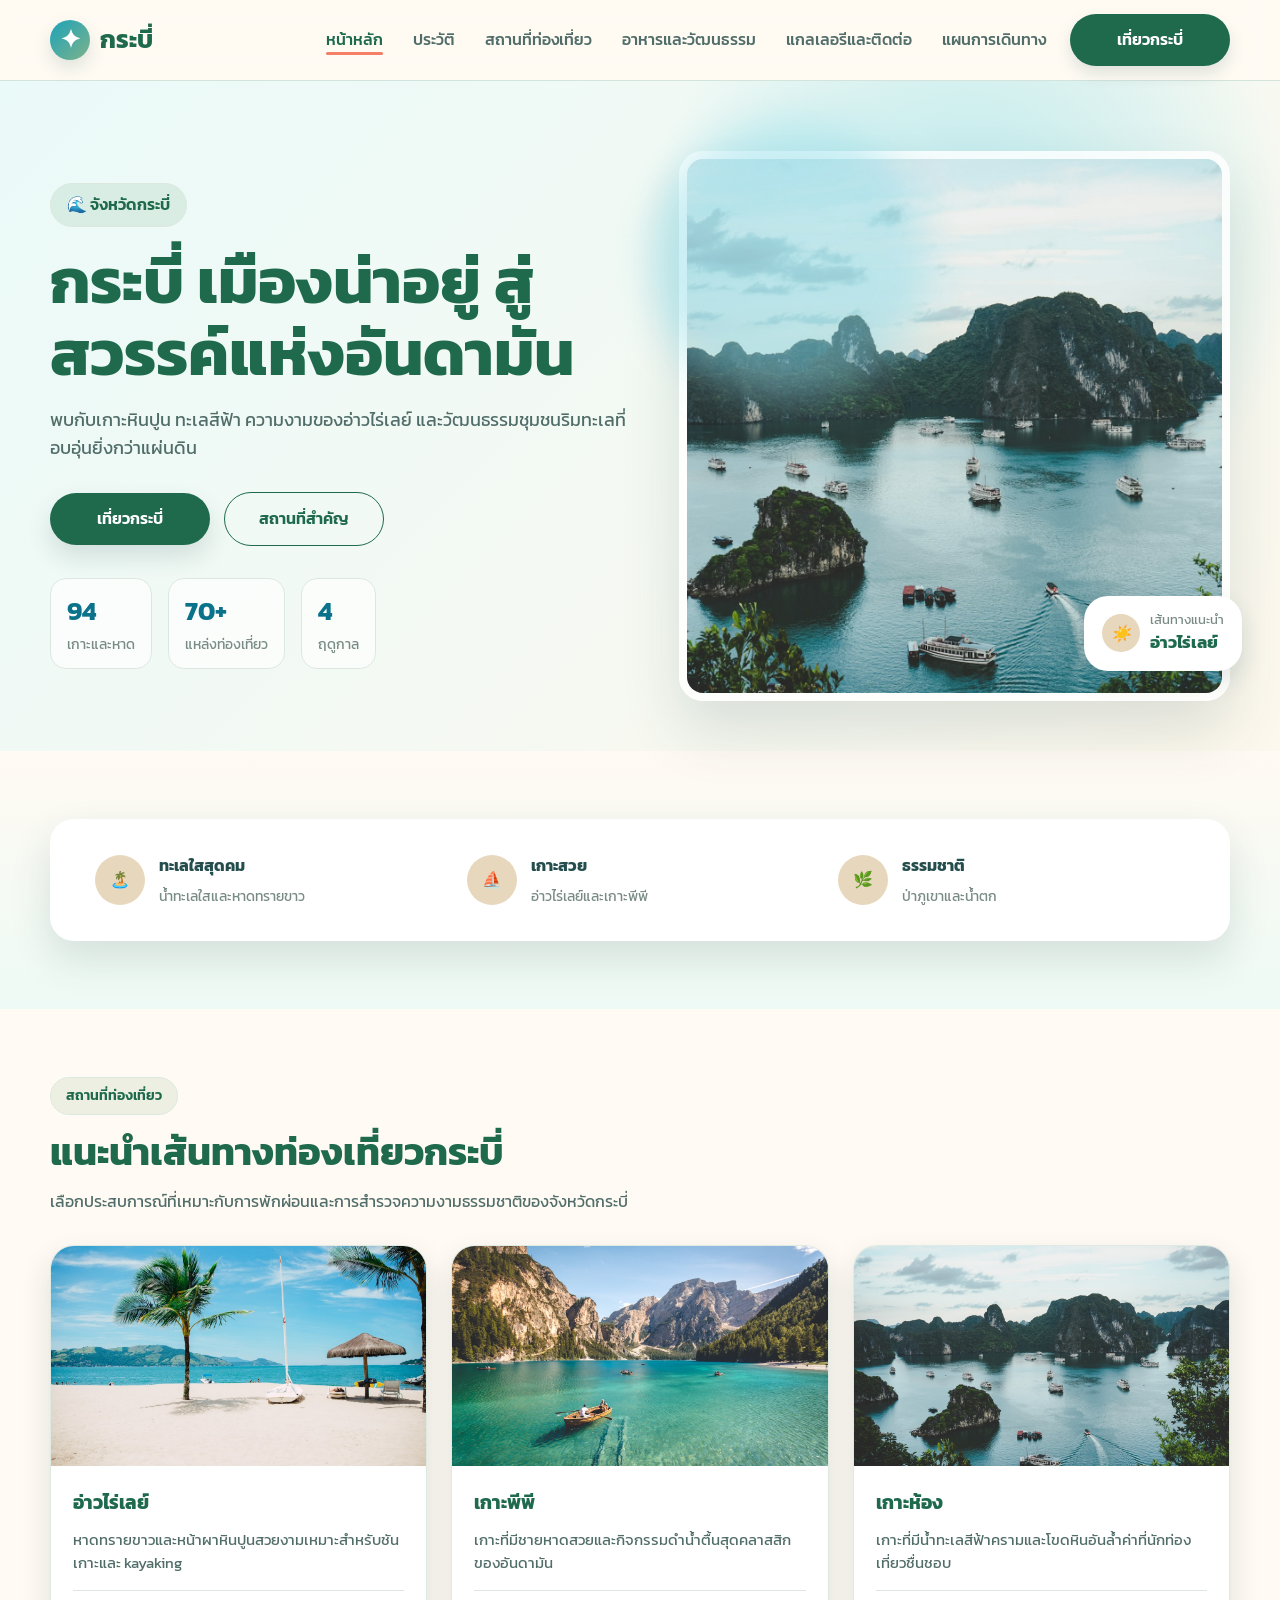
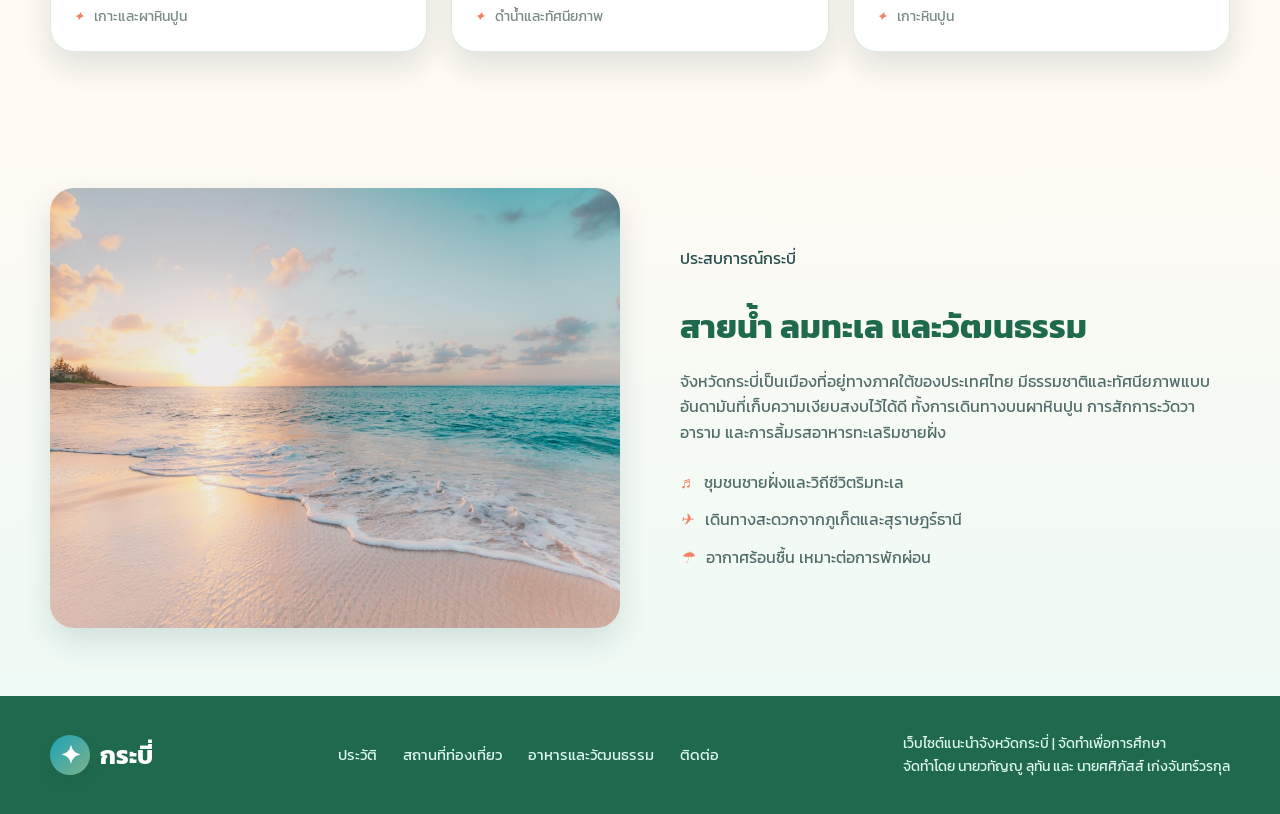
<file: index.html>
<!doctype html>
<html lang="th">
<head>
  <meta charset="UTF-8" />
  <meta name="viewport" content="width=device-width, initial-scale=1.0" />
  <title>กระบี่ เมืองน่าอยู่</title>
  <link rel="stylesheet" href="style.css" />
</head>
<body>
  <header class="site-header">
    <div class="container nav-wrapper">
      <a class="brand" href="index.html">
        <span class="brand-mark">✦</span>
        <span>กระบี่</span>
      </a>
      <button class="nav-toggle" aria-label="เปิดเมนู">
        <span></span>
      </button>
      <nav class="main-nav">
        <ul class="nav-links">
          <li><a class="nav-link active" href="index.html">หน้าหลัก</a></li>
          <li><a class="nav-link" href="page2.html">ประวัติ</a></li>
          <li><a class="nav-link" href="page3.html">สถานที่ท่องเที่ยว</a></li>
          <li><a class="nav-link" href="page4.html">อาหารและวัฒนธรรม</a></li>
          <li><a class="nav-link" href="page5.html">แกลเลอรีและติดต่อ</a></li>
          <li><a class="nav-link" href="page6.html">แผนการเดินทาง</a></li>
        </ul>
      </nav>
      <a class="nav-button btn" href="page3.html">เที่ยวกระบี่</a>
    </div>
  </header>

  <main>
    <section class="hero">
      <div class="hero-grid">
        <div class="hero-copy fade-in">
          <span class="hero-kicker">🌊 จังหวัดกระบี่</span>
          <h1>กระบี่ เมืองน่าอยู่ สู่สวรรค์แห่งอันดามัน</h1>
          <p>พบกับเกาะหินปูน ทะเลสีฟ้า ความงามของอ่าวไร่เลย์ และวัฒนธรรมชุมชนริมทะเลที่อบอุ่นยิ่งกว่าแผ่นดิน</p>
          <div class="hero-actions">
            <a class="btn btn-primary" href="#highlights">เที่ยวกระบี่</a>
            <a class="btn btn-secondary" href="page3.html">สถานที่สำคัญ</a>
          </div>
          <div class="hero-stats">
            <div class="stat">
              <strong>94</strong>
              <span>เกาะและหาด</span>
            </div>
            <div class="stat">
              <strong>70+</strong>
              <span>แหล่งท่องเที่ยว</span>
            </div>
            <div class="stat">
              <strong>4</strong>
              <span>ฤดูกาล</span>
            </div>
          </div>
        </div>
        <div class="hero-image-wrap fade-in">
          <img src="images/hero-krabi.jpg" alt="ท่องเที่ยวกระบี่" />
          <div class="hero-badge">
            <i>☀️</i>
            <div>
              <small>เส้นทางแนะนำ</small>
              <strong>อ่าวไร่เลย์</strong>
            </div>
          </div>
        </div>
      </div>
    </section>

    <section class="section section-bg-soft">
      <div class="container">
        <div class="feature-strip fade-in">
          <div class="feature">
            <span class="feature-icon">🏝️</span>
            <div>
              <h3>ทะเลใสสุดคม</h3>
              <p>น้ำทะเลใสและหาดทรายขาว</p>
            </div>
          </div>
          <div class="feature">
            <span class="feature-icon">⛵</span>
            <div>
              <h3>เกาะสวย</h3>
              <p>อ่าวไร่เลย์และเกาะพีพี</p>
            </div>
          </div>
          <div class="feature">
            <span class="feature-icon">🌿</span>
            <div>
              <h3>ธรรมชาติ</h3>
              <p>ป่าภูเขาและน้ำตก</p>
            </div>
          </div>
        </div>
      </div>
    </section>

    <section class="section" id="highlights">
      <div class="container">
        <div class="section-title fade-in">
          <span class="tag">สถานที่ท่องเที่ยว</span>
          <h2>แนะนำเส้นทางท่องเที่ยวกระบี่</h2>
          <p>เลือกประสบการณ์ที่เหมาะกับการพักผ่อนและการสำรวจความงามธรรมชาติของจังหวัดกระบี่</p>
        </div>

        <div class="card-grid">
          <article class="card fade-in">
            <div class="card-image">
              <img src="images/railay.jpg" alt="อ่าวไร่เลย์" />
            </div>
            <div class="card-content">
              <h3>อ่าวไร่เลย์</h3>
              <p>หาดทรายขาวและหน้าผาหินปูนสวยงามเหมาะสำหรับชันเกาะและ kayaking</p>
              <div class="card-meta"><i>✦</i> เกาะและผาหินปูน</div>
            </div>
          </article>

          <article class="card fade-in">
            <div class="card-image">
              <img src="images/phiphi.jpg" alt="เกาะพีพี" />
            </div>
            <div class="card-content">
              <h3>เกาะพีพี</h3>
              <p>เกาะที่มีชายหาดสวยและกิจกรรมดำน้ำตื้นสุดคลาสสิกของอันดามัน</p>
              <div class="card-meta"><i>✦</i> ดำน้ำและทัศนียภาพ</div>
            </div>
          </article>

          <article class="card fade-in">
            <div class="card-image">
              <img src="images/hong-island.jpg" alt="เกาะห้อง" />
            </div>
            <div class="card-content">
              <h3>เกาะห้อง</h3>
              <p>เกาะที่มีน้ำทะเลสีฟ้าครามและโขดหินอันล้ำค่าที่นักท่องเที่ยวชื่นชอบ</p>
              <div class="card-meta"><i>✦</i> เกาะหินปูน</div>
            </div>
          </article>
        </div>
      </div>
    </section>

    <section class="section section-bg-soft">
      <div class="container story-grid">
        <div class="story-image fade-in">
          <img src="images/talas.jpg" alt="กระบี่" />
        </div>
        <div class="story-copy fade-in">
          <span class="tag">ประสบการณ์กระบี่</span>
          <h2>สายน้ำ ลมทะเล และวัฒนธรรม</h2>
          <p>จังหวัดกระบี่เป็นเมืองที่อยู่ทางภาคใต้ของประเทศไทย มีธรรมชาติและทัศนียภาพแบบอันดามันที่เก็บความเงียบสงบไว้ได้ดี ทั้งการเดินทางบนผาหินปูน การสักการะวัดวาอาราม และการลิ้มรสอาหารทะเลริมชายฝั่ง</p>
          <div class="info-list">
            <div><i>♬</i><span>ชุมชนชายฝั่งและวิถีชีวิตริมทะเล</span></div>
            <div><i>✈</i><span>เดินทางสะดวกจากภูเก็ตและสุราษฎร์ธานี</span></div>
            <div><i>☂</i><span>อากาศร้อนชื้น เหมาะต่อการพักผ่อน</span></div>
          </div>
        </div>
      </div>
    </section>
  </main>

  <footer class="site-footer">
    <div class="container footer-grid">
      <a class="brand" href="page1.html">
        <span class="brand-mark">✦</span>
        <span>กระบี่</span>
      </a>
      <div class="footer-links">
        <a href="page2.html">ประวัติ</a>
        <a href="page3.html">สถานที่ท่องเที่ยว</a>
        <a href="page4.html">อาหารและวัฒนธรรม</a>
        <a href="page5.html">ติดต่อ</a>
      </div>
      <div class="footer-copy">เว็บไซต์แนะนำจังหวัดกระบี่ | จัดทำเพื่อการศึกษา<br>จัดทำโดย นายวทัญญู ลุทัน และ นายศศิภัสส์ เก่งจันทร์วรกุล</div>
    </div>
  </footer>

  <script src="script.js"></script>
</body>
</html>
</file>
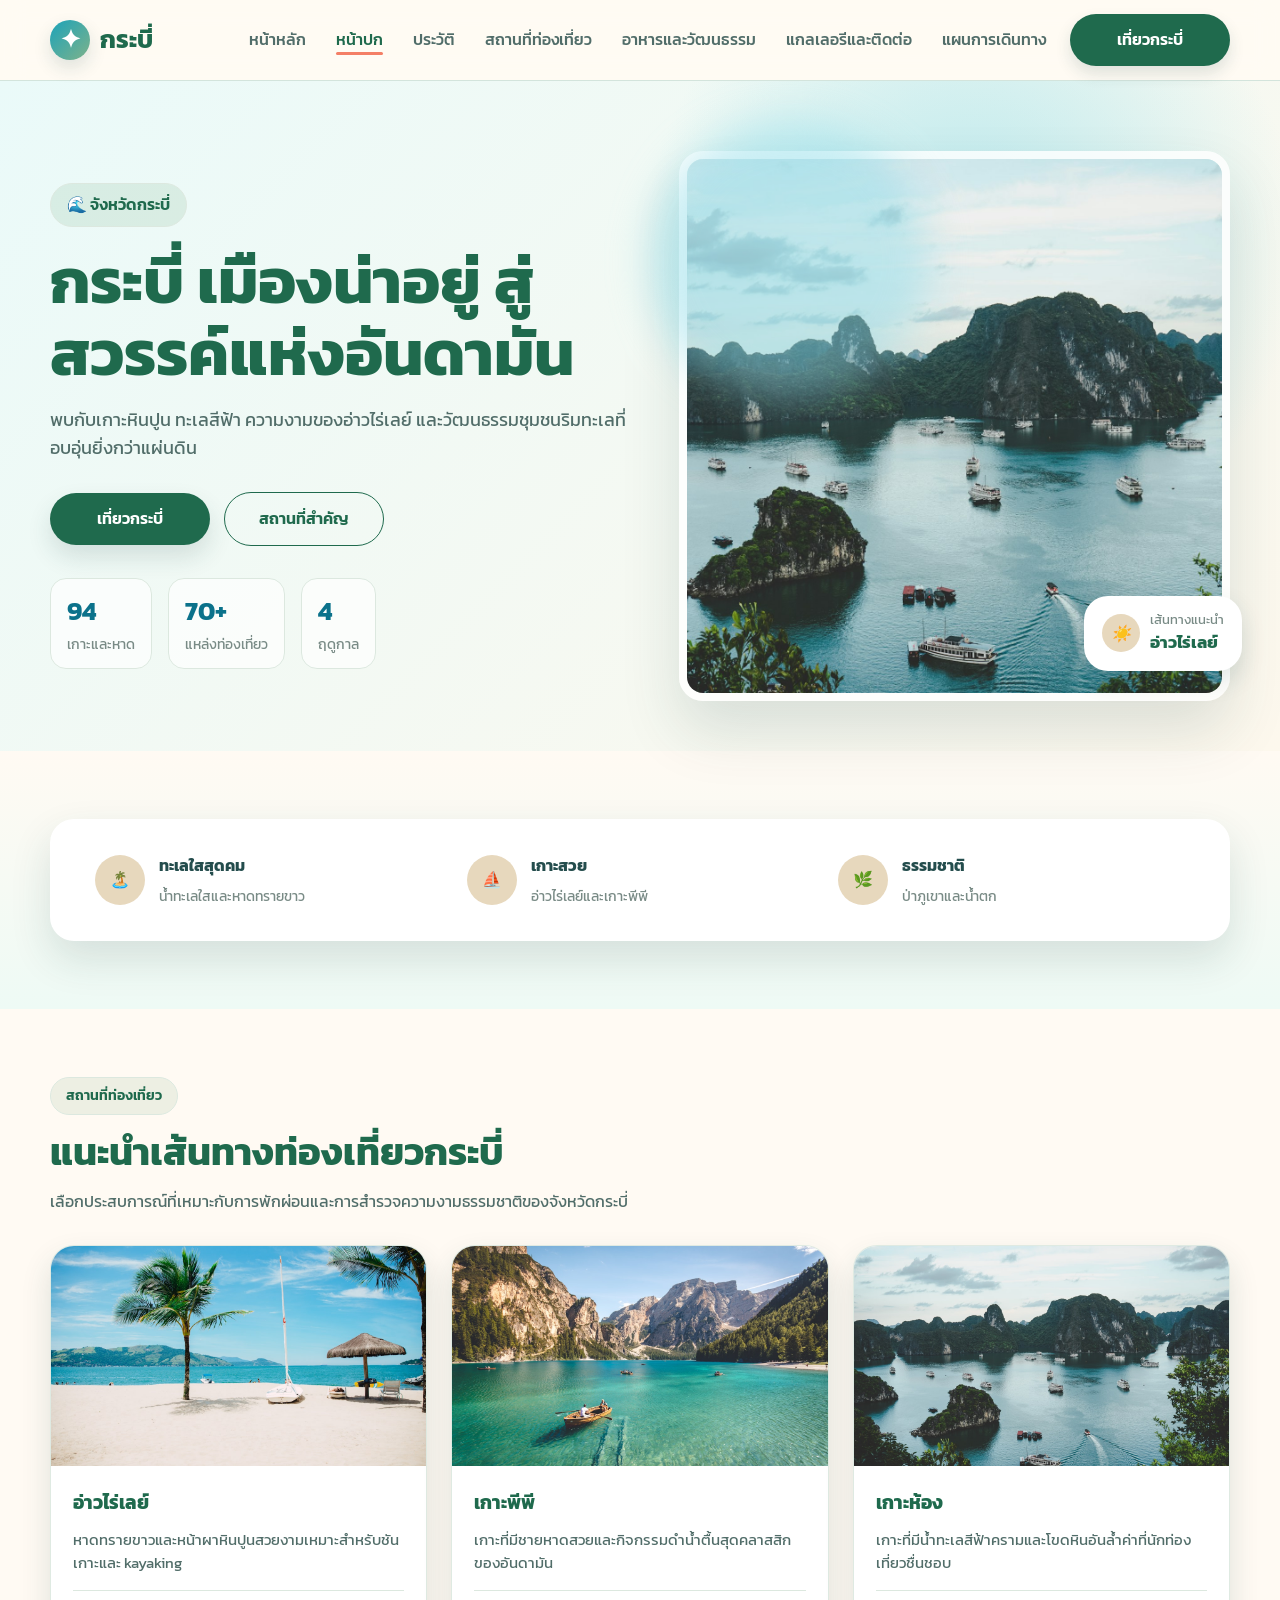
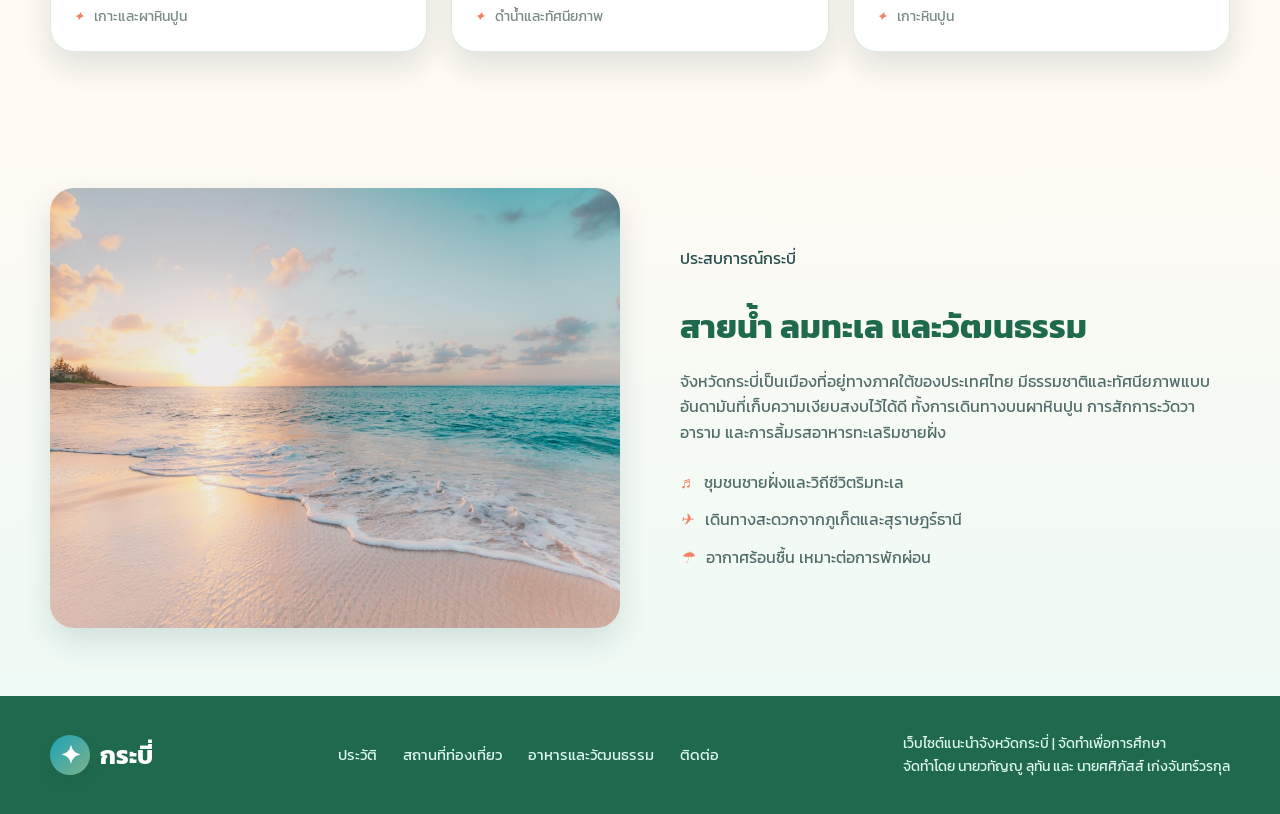
<file: page1.html>
<!doctype html>
<html lang="th">
<head>
  <meta charset="UTF-8" />
  <meta name="viewport" content="width=device-width, initial-scale=1.0" />
  <title>กระบี่ เมืองน่าอยู่</title>
  <link rel="stylesheet" href="style.css" />
</head>
<body>
  <header class="site-header">
    <div class="container nav-wrapper">
      <a class="brand" href="index.html">
        <span class="brand-mark">✦</span>
        <span>กระบี่</span>
      </a>
      <button class="nav-toggle" aria-label="เปิดเมนู">
        <span></span>
      </button>
      <nav class="main-nav">
        <ul class="nav-links">
          <li><a class="nav-link" href="index.html">หน้าหลัก</a></li>
          <li><a class="nav-link active" href="page1.html">หน้าปก</a></li>
          <li><a class="nav-link" href="page2.html">ประวัติ</a></li>
          <li><a class="nav-link" href="page3.html">สถานที่ท่องเที่ยว</a></li>
          <li><a class="nav-link" href="page4.html">อาหารและวัฒนธรรม</a></li>
          <li><a class="nav-link" href="page5.html">แกลเลอรีและติดต่อ</a></li>
          <li><a class="nav-link" href="page6.html">แผนการเดินทาง</a></li>
        </ul>
      </nav>
      <a class="nav-button btn" href="page3.html">เที่ยวกระบี่</a>
    </div>
  </header>

  <main>
    <section class="hero">
      <div class="hero-grid">
        <div class="hero-copy fade-in">
          <span class="hero-kicker">🌊 จังหวัดกระบี่</span>
          <h1>กระบี่ เมืองน่าอยู่ สู่สวรรค์แห่งอันดามัน</h1>
          <p>พบกับเกาะหินปูน ทะเลสีฟ้า ความงามของอ่าวไร่เลย์ และวัฒนธรรมชุมชนริมทะเลที่อบอุ่นยิ่งกว่าแผ่นดิน</p>
          <div class="hero-actions">
            <a class="btn btn-primary" href="#highlights">เที่ยวกระบี่</a>
            <a class="btn btn-secondary" href="page3.html">สถานที่สำคัญ</a>
          </div>
          <div class="hero-stats">
            <div class="stat">
              <strong>94</strong>
              <span>เกาะและหาด</span>
            </div>
            <div class="stat">
              <strong>70+</strong>
              <span>แหล่งท่องเที่ยว</span>
            </div>
            <div class="stat">
              <strong>4</strong>
              <span>ฤดูกาล</span>
            </div>
          </div>
        </div>
        <div class="hero-image-wrap fade-in">
          <img src="images/hero-krabi.jpg" alt="ท่องเที่ยวกระบี่" />
          <div class="hero-badge">
            <i>☀️</i>
            <div>
              <small>เส้นทางแนะนำ</small>
              <strong>อ่าวไร่เลย์</strong>
            </div>
          </div>
        </div>
      </div>
    </section>

    <section class="section section-bg-soft">
      <div class="container">
        <div class="feature-strip fade-in">
          <div class="feature">
            <span class="feature-icon">🏝️</span>
            <div>
              <h3>ทะเลใสสุดคม</h3>
              <p>น้ำทะเลใสและหาดทรายขาว</p>
            </div>
          </div>
          <div class="feature">
            <span class="feature-icon">⛵</span>
            <div>
              <h3>เกาะสวย</h3>
              <p>อ่าวไร่เลย์และเกาะพีพี</p>
            </div>
          </div>
          <div class="feature">
            <span class="feature-icon">🌿</span>
            <div>
              <h3>ธรรมชาติ</h3>
              <p>ป่าภูเขาและน้ำตก</p>
            </div>
          </div>
        </div>
      </div>
    </section>

    <section class="section" id="highlights">
      <div class="container">
        <div class="section-title fade-in">
          <span class="tag">สถานที่ท่องเที่ยว</span>
          <h2>แนะนำเส้นทางท่องเที่ยวกระบี่</h2>
          <p>เลือกประสบการณ์ที่เหมาะกับการพักผ่อนและการสำรวจความงามธรรมชาติของจังหวัดกระบี่</p>
        </div>

        <div class="card-grid">
          <article class="card fade-in">
            <div class="card-image">
              <img src="images/railay.jpg" alt="อ่าวไร่เลย์" />
            </div>
            <div class="card-content">
              <h3>อ่าวไร่เลย์</h3>
              <p>หาดทรายขาวและหน้าผาหินปูนสวยงามเหมาะสำหรับชันเกาะและ kayaking</p>
              <div class="card-meta"><i>✦</i> เกาะและผาหินปูน</div>
            </div>
          </article>

          <article class="card fade-in">
            <div class="card-image">
              <img src="images/phiphi.jpg" alt="เกาะพีพี" />
            </div>
            <div class="card-content">
              <h3>เกาะพีพี</h3>
              <p>เกาะที่มีชายหาดสวยและกิจกรรมดำน้ำตื้นสุดคลาสสิกของอันดามัน</p>
              <div class="card-meta"><i>✦</i> ดำน้ำและทัศนียภาพ</div>
            </div>
          </article>

          <article class="card fade-in">
            <div class="card-image">
              <img src="images/hong-island.jpg" alt="เกาะห้อง" />
            </div>
            <div class="card-content">
              <h3>เกาะห้อง</h3>
              <p>เกาะที่มีน้ำทะเลสีฟ้าครามและโขดหินอันล้ำค่าที่นักท่องเที่ยวชื่นชอบ</p>
              <div class="card-meta"><i>✦</i> เกาะหินปูน</div>
            </div>
          </article>
        </div>
      </div>
    </section>

    <section class="section section-bg-soft">
      <div class="container story-grid">
        <div class="story-image fade-in">
          <img src="images/talas.jpg" alt="กระบี่" />
        </div>
        <div class="story-copy fade-in">
          <span class="tag">ประสบการณ์กระบี่</span>
          <h2>สายน้ำ ลมทะเล และวัฒนธรรม</h2>
          <p>จังหวัดกระบี่เป็นเมืองที่อยู่ทางภาคใต้ของประเทศไทย มีธรรมชาติและทัศนียภาพแบบอันดามันที่เก็บความเงียบสงบไว้ได้ดี ทั้งการเดินทางบนผาหินปูน การสักการะวัดวาอาราม และการลิ้มรสอาหารทะเลริมชายฝั่ง</p>
          <div class="info-list">
            <div><i>♬</i><span>ชุมชนชายฝั่งและวิถีชีวิตริมทะเล</span></div>
            <div><i>✈</i><span>เดินทางสะดวกจากภูเก็ตและสุราษฎร์ธานี</span></div>
            <div><i>☂</i><span>อากาศร้อนชื้น เหมาะต่อการพักผ่อน</span></div>
          </div>
        </div>
      </div>
    </section>
  </main>

  <footer class="site-footer">
    <div class="container footer-grid">
      <a class="brand" href="page1.html">
        <span class="brand-mark">✦</span>
        <span>กระบี่</span>
      </a>
      <div class="footer-links">
        <a href="page2.html">ประวัติ</a>
        <a href="page3.html">สถานที่ท่องเที่ยว</a>
        <a href="page4.html">อาหารและวัฒนธรรม</a>
        <a href="page5.html">ติดต่อ</a>
      </div>
      <div class="footer-copy">เว็บไซต์แนะนำจังหวัดกระบี่ | จัดทำเพื่อการศึกษา<br>จัดทำโดย นายวทัญญู ลุทัน และ นายศศิภัสส์ เก่งจันทร์วรกุล</div>
    </div>
  </footer>

  <script src="script.js"></script>
</body>
</html>
</file>
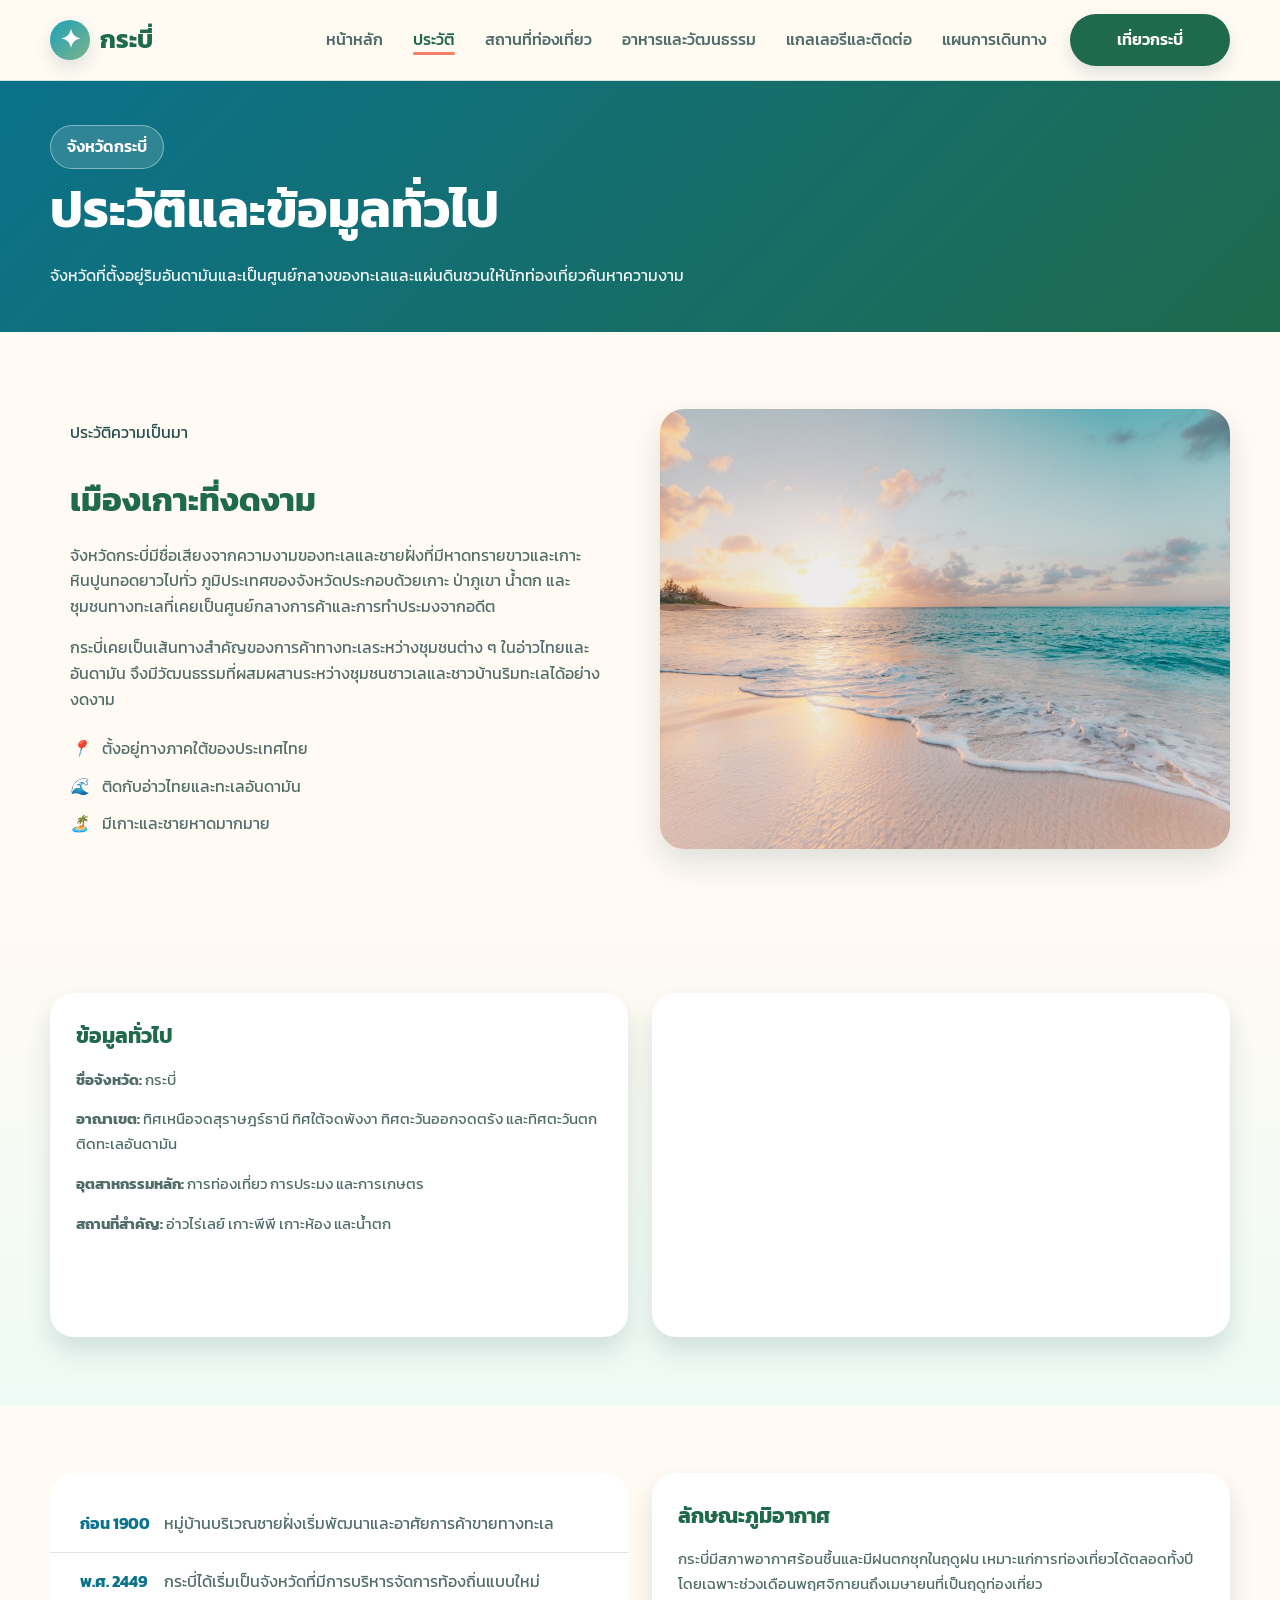
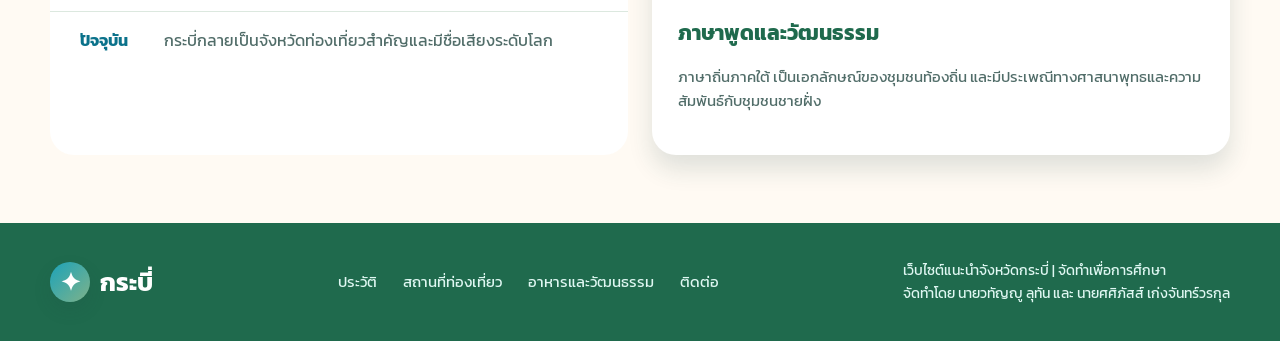
<file: page2.html>
<!doctype html>
<html lang="th">
<head>
  <meta charset="UTF-8" />
  <meta name="viewport" content="width=device-width, initial-scale=1.0" />
  <title>ประวัติและข้อมูลทั่วไป | กระบี่</title>
  <link rel="stylesheet" href="style.css" />
</head>
<body>
  <header class="site-header">
    <div class="container nav-wrapper">
      <a class="brand" href="index.html">
        <span class="brand-mark">✦</span>
        <span>กระบี่</span>
      </a>
      <button class="nav-toggle" aria-label="เปิดเมนู">
        <span></span>
      </button>
      <nav class="main-nav">
        <ul class="nav-links">
          <li><a class="nav-link" href="index.html">หน้าหลัก</a></li>
          <li><a class="nav-link active" href="page2.html">ประวัติ</a></li>
          <li><a class="nav-link" href="page3.html">สถานที่ท่องเที่ยว</a></li>
          <li><a class="nav-link" href="page4.html">อาหารและวัฒนธรรม</a></li>
          <li><a class="nav-link" href="page5.html">แกลเลอรีและติดต่อ</a></li>
          <li><a class="nav-link" href="page6.html">แผนการเดินทาง</a></li>
        </ul>
      </nav>
      <a class="nav-button btn" href="page3.html">เที่ยวกระบี่</a>
    </div>
  </header>

  <main>
    <section class="page-intro">
      <div class="container">
        <span class="hero-kicker" style="background:rgba(255,255,255,0.14); color:#fff; border-color: rgba(255,255,255,0.4);">จังหวัดกระบี่</span>
        <h1>ประวัติและข้อมูลทั่วไป</h1>
        <p>จังหวัดที่ตั้งอยู่ริมอันดามันและเป็นศูนย์กลางของทะเลและแผ่นดินชวนให้นักท่องเที่ยวค้นหาความงาม</p>
      </div>
    </section>

    <section class="section">
      <div class="container story-grid">
        <div class="story-copy fade-in">
          <span class="tag">ประวัติความเป็นมา</span>
          <h2>เมืองเกาะที่งดงาม</h2>
          <p>จังหวัดกระบี่มีชื่อเสียงจากความงามของทะเลและชายฝั่งที่มีหาดทรายขาวและเกาะหินปูนทอดยาวไปทั่ว ภูมิประเทศของจังหวัดประกอบด้วยเกาะ ป่าภูเขา น้ำตก และชุมชนทางทะเลที่เคยเป็นศูนย์กลางการค้าและการทำประมงจากอดีต</p>
          <p>กระบี่เคยเป็นเส้นทางสำคัญของการค้าทางทะเลระหว่างชุมชนต่าง ๆ ในอ่าวไทยและอันดามัน จึงมีวัฒนธรรมที่ผสมผสานระหว่างชุมชนชาวเลและชาวบ้านริมทะเลได้อย่างงดงาม</p>
          <div class="info-list">
            <div><i>📍</i><span>ตั้งอยู่ทางภาคใต้ของประเทศไทย</span></div>
            <div><i>🌊</i><span>ติดกับอ่าวไทยและทะเลอันดามัน</span></div>
            <div><i>🏝️</i><span>มีเกาะและชายหาดมากมาย</span></div>
          </div>
        </div>
        <div class="story-image fade-in">
          <img src="images/beach.jpg" alt="ชายหาดกระบี่" />
        </div>
      </div>
    </section>

    <section class="section section-bg-soft">
      <div class="container place-detail-grid">
        <div class="place-detail fade-in">
          <h3>ข้อมูลทั่วไป</h3>
          <p><strong>ชื่อจังหวัด:</strong> กระบี่</p>
          <p><strong>อาณาเขต:</strong> ทิศเหนือจดสุราษฎร์ธานี ทิศใต้จดพังงา ทิศตะวันออกจดตรัง และทิศตะวันตกติดทะเลอันดามัน</p>
          <p><strong>อุตสาหกรรมหลัก:</strong> การท่องเที่ยว การประมง และการเกษตร</p>
          <p><strong>สถานที่สำคัญ:</strong> อ่าวไร่เลย์ เกาะพีพี เกาะห้อง และน้ำตก</p>
        </div>
        <div class="map-card fade-in">
          <iframe src="https://www.google.com/maps?q=krabi%20thailand&output=embed" allowfullscreen></iframe>
        </div>
      </div>
    </section>

    <section class="section">
      <div class="container row-2">
        <div class="timeline fade-in">
          <div class="timeline-item">
            <div class="year">ก่อน 1900</div>
            <div class="timeline-text">หมู่บ้านบริเวณชายฝั่งเริ่มพัฒนาและอาศัยการค้าขายทางทะเล</div>
          </div>
          <div class="timeline-item">
            <div class="year">พ.ศ. 2449</div>
            <div class="timeline-text">กระบี่ได้เริ่มเป็นจังหวัดที่มีการบริหารจัดการท้องถิ่นแบบใหม่</div>
          </div>
          <div class="timeline-item">
            <div class="year">ปัจจุบัน</div>
            <div class="timeline-text">กระบี่กลายเป็นจังหวัดท่องเที่ยวสำคัญและมีชื่อเสียงระดับโลก</div>
          </div>
        </div>
        <div class="place-detail fade-in">
          <h3>ลักษณะภูมิอากาศ</h3>
          <p>กระบี่มีสภาพอากาศร้อนชื้นและมีฝนตกชุกในฤดูฝน เหมาะแก่การท่องเที่ยวได้ตลอดทั้งปี โดยเฉพาะช่วงเดือนพฤศจิกายนถึงเมษายนที่เป็นฤดูท่องเที่ยว</p>
          <h3 style="margin-top:20px;">ภาษาพูดและวัฒนธรรม</h3>
          <p>ภาษาถิ่นภาคใต้ เป็นเอกลักษณ์ของชุมชนท้องถิ่น และมีประเพณีทางศาสนาพุทธและความสัมพันธ์กับชุมชนชายฝั่ง</p>
        </div>
      </div>
    </section>
  </main>

  <footer class="site-footer">
    <div class="container footer-grid">
      <a class="brand" href="page1.html">
        <span class="brand-mark">✦</span>
        <span>กระบี่</span>
      </a>
      <div class="footer-links">
        <a href="page2.html">ประวัติ</a>
        <a href="page3.html">สถานที่ท่องเที่ยว</a>
        <a href="page4.html">อาหารและวัฒนธรรม</a>
        <a href="page5.html">ติดต่อ</a>
      </div>
      <div class="footer-copy">เว็บไซต์แนะนำจังหวัดกระบี่ | จัดทำเพื่อการศึกษา<br>จัดทำโดย นายวทัญญู ลุทัน และ นายศศิภัสส์ เก่งจันทร์วรกุล</div>
    </div>
  </footer>

  <script src="script.js"></script>
</body>
</html>
</file>
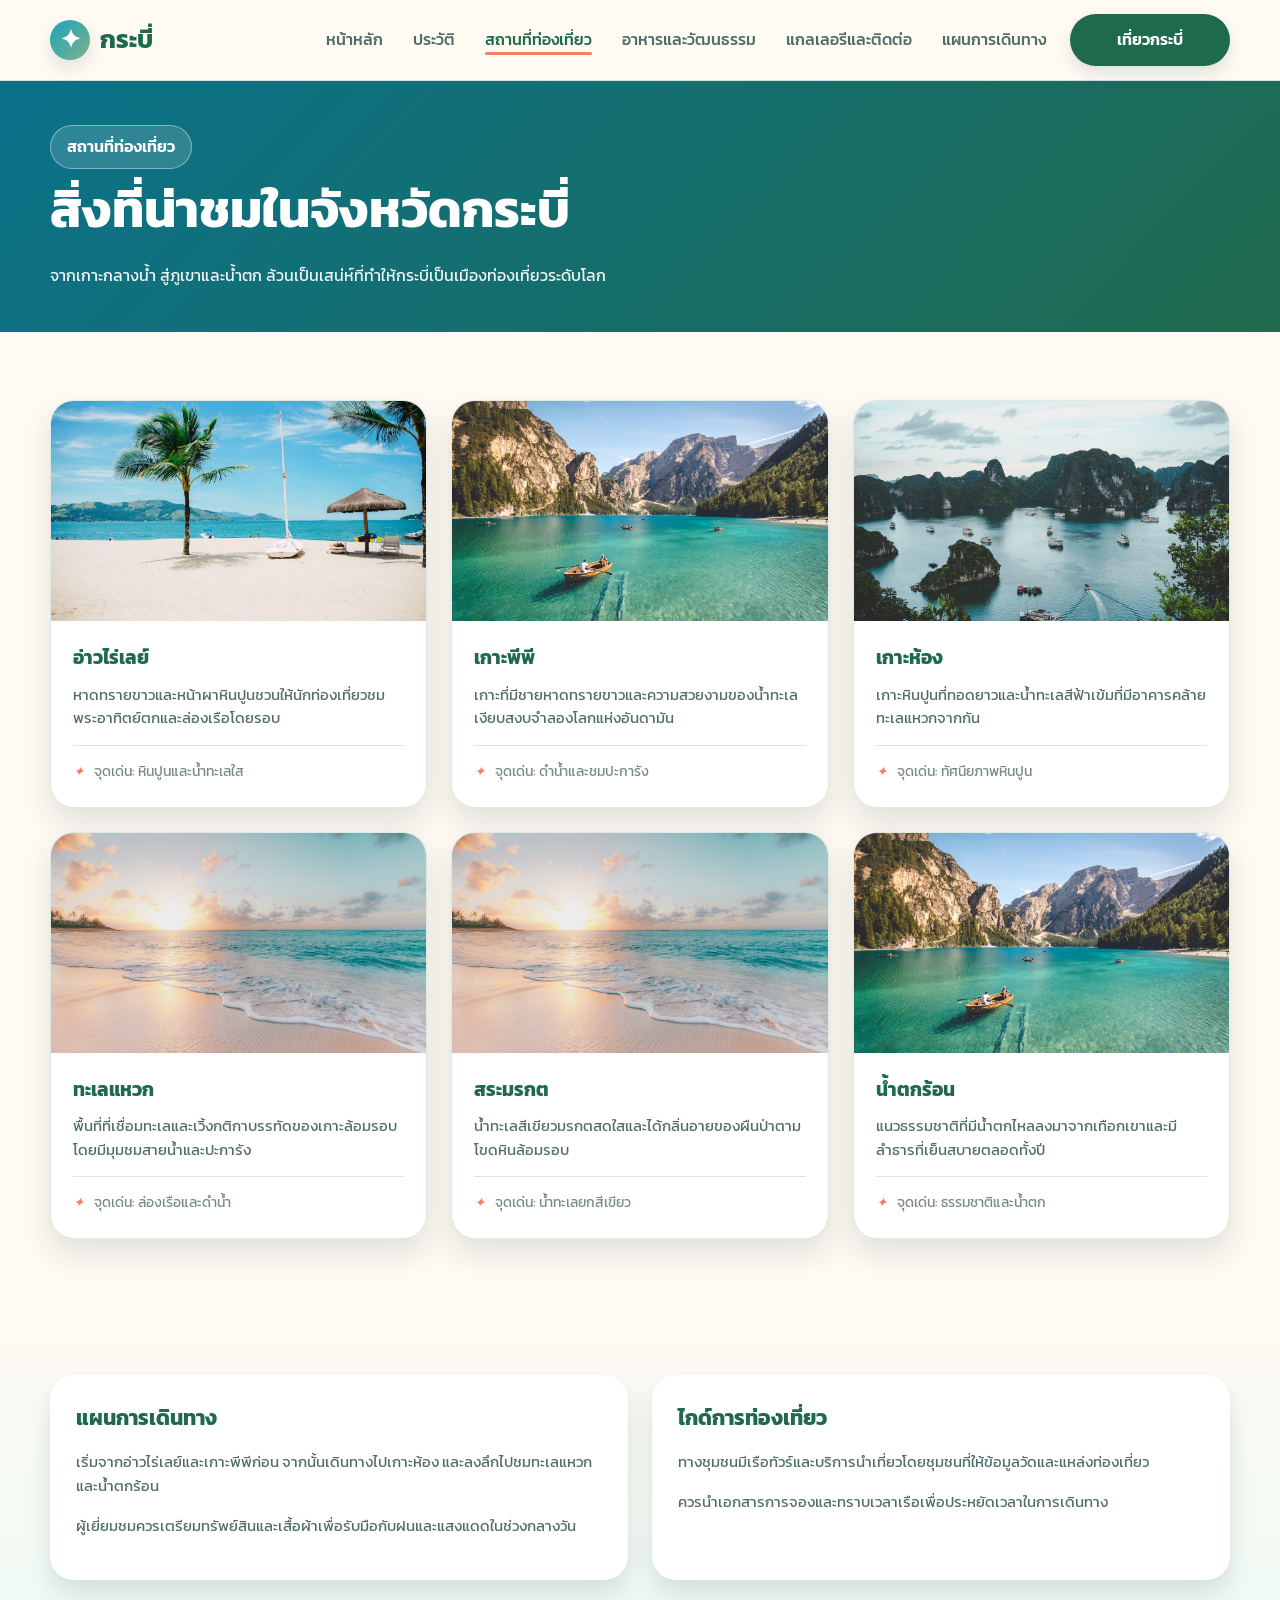
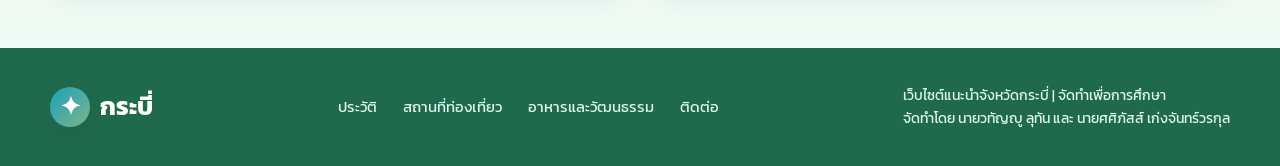
<file: page3.html>
<!doctype html>
<html lang="th">
<head>
  <meta charset="UTF-8" />
  <meta name="viewport" content="width=device-width, initial-scale=1.0" />
  <title>สถานที่ท่องเที่ยว | กระบี่</title>
  <link rel="stylesheet" href="style.css" />
</head>
<body>
  <header class="site-header">
    <div class="container nav-wrapper">
      <a class="brand" href="index.html">
        <span class="brand-mark">✦</span>
        <span>กระบี่</span>
      </a>
      <button class="nav-toggle" aria-label="เปิดเมนู">
        <span></span>
      </button>
      <nav class="main-nav">
        <ul class="nav-links">
          <li><a class="nav-link" href="index.html">หน้าหลัก</a></li>
          <li><a class="nav-link" href="page2.html">ประวัติ</a></li>
          <li><a class="nav-link active" href="page3.html">สถานที่ท่องเที่ยว</a></li>
          <li><a class="nav-link" href="page4.html">อาหารและวัฒนธรรม</a></li>
          <li><a class="nav-link" href="page5.html">แกลเลอรีและติดต่อ</a></li>
          <li><a class="nav-link" href="page6.html">แผนการเดินทาง</a></li>
        </ul>
      </nav>
      <a class="nav-button btn" href="page3.html">เที่ยวกระบี่</a>
    </div>
  </header>

  <main>
    <section class="page-intro">
      <div class="container">
        <span class="hero-kicker" style="background:rgba(255,255,255,0.14); color:#fff; border-color: rgba(255,255,255,0.4);">สถานที่ท่องเที่ยว</span>
        <h1>สิ่งที่น่าชมในจังหวัดกระบี่</h1>
        <p>จากเกาะกลางน้ำ สู่ภูเขาและน้ำตก ล้วนเป็นเสน่ห์ที่ทำให้กระบี่เป็นเมืองท่องเที่ยวระดับโลก</p>
      </div>
    </section>

    <section class="section">
      <div class="container card-grid">
        <article class="card fade-in">
          <div class="card-image">
            <img src="images/railay.jpg" alt="อ่าวไร่เลย์" />
          </div>
          <div class="card-content">
            <h3>อ่าวไร่เลย์</h3>
            <p>หาดทรายขาวและหน้าผาหินปูนชวนให้นักท่องเที่ยวชมพระอาทิตย์ตกและล่องเรือโดยรอบ</p>
            <div class="card-meta"><i>✦</i> จุดเด่น: หินปูนและน้ำทะเลใส</div>
          </div>
        </article>

        <article class="card fade-in">
          <div class="card-image">
            <img src="images/phiphi.jpg" alt="เกาะพีพี" />
          </div>
          <div class="card-content">
            <h3>เกาะพีพี</h3>
            <p>เกาะที่มีชายหาดทรายขาวและความสวยงามของน้ำทะเลเงียบสงบจำลองโลกแห่งอันดามัน</p>
            <div class="card-meta"><i>✦</i> จุดเด่น: ดำน้ำและชมปะการัง</div>
          </div>
        </article>

        <article class="card fade-in">
          <div class="card-image">
            <img src="images/hong-island.jpg" alt="เกาะห้อง" />
          </div>
          <div class="card-content">
            <h3>เกาะห้อง</h3>
            <p>เกาะหินปูนที่ทอดยาวและน้ำทะเลสีฟ้าเข้มที่มีอาคารคล้ายทะเลแหวกจากกัน</p>
            <div class="card-meta"><i>✦</i> จุดเด่น: ทัศนียภาพหินปูน</div>
          </div>
        </article>

        <article class="card fade-in">
          <div class="card-image">
            <img src="images/talas.jpg" alt="ทะเลแหวก" />
          </div>
          <div class="card-content">
            <h3>ทะเลแหวก</h3>
            <p>พื้นที่ที่เชื่อมทะเลและเวิ้งกติกาบรรทัดของเกาะล้อมรอบ โดยมีมุมชมสายน้ำและปะการัง</p>
            <div class="card-meta"><i>✦</i> จุดเด่น: ล่องเรือและดำน้ำ</div>
          </div>
        </article>

        <article class="card fade-in">
          <div class="card-image">
            <img src="images/beach.jpg" alt="สระมรกต" />
          </div>
          <div class="card-content">
            <h3>สระมรกต</h3>
            <p>น้ำทะเลสีเขียวมรกตสดใสและได้กลิ่นอายของผืนป่าตามโขดหินล้อมรอบ</p>
            <div class="card-meta"><i>✦</i> จุดเด่น: น้ำทะเลยกสีเขียว</div>
          </div>
        </article>

        <article class="card fade-in">
          <div class="card-image">
            <img src="images/garden.jpg" alt="น้ำตกร้อน" />
          </div>
          <div class="card-content">
            <h3>น้ำตกร้อน</h3>
            <p>แนวธรรมชาติที่มีน้ำตกไหลลงมาจากเทือกเขาและมีลำธารที่เย็นสบายตลอดทั้งปี</p>
            <div class="card-meta"><i>✦</i> จุดเด่น: ธรรมชาติและน้ำตก</div>
          </div>
        </article>
      </div>
    </section>

    <section class="section section-bg-soft">
      <div class="container place-detail-grid">
        <div class="place-detail fade-in">
          <h3>แผนการเดินทาง</h3>
          <p>เริ่มจากอ่าวไร่เลย์และเกาะพีพีก่อน จากนั้นเดินทางไปเกาะห้อง และลงลึกไปชมทะเลแหวกและน้ำตกร้อน</p>
          <p>ผู้เยี่ยมชมควรเตรียมทรัพย์สินและเสื้อผ้าเพื่อรับมือกับฝนและแสงแดดในช่วงกลางวัน</p>
        </div>
        <div class="place-detail fade-in">
          <h3>ไกด์การท่องเที่ยว</h3>
          <p>ทางชุมชนมีเรือทัวร์และบริการนำเที่ยวโดยชุมชนที่ให้ข้อมูลวัดและแหล่งท่องเที่ยว</p>
          <p>ควรนำเอกสารการจองและทราบเวลาเรือเพื่อประหยัดเวลาในการเดินทาง</p>
        </div>
      </div>
    </section>
  </main>

  <footer class="site-footer">
    <div class="container footer-grid">
      <a class="brand" href="page1.html">
        <span class="brand-mark">✦</span>
        <span>กระบี่</span>
      </a>
      <div class="footer-links">
        <a href="page2.html">ประวัติ</a>
        <a href="page3.html">สถานที่ท่องเที่ยว</a>
        <a href="page4.html">อาหารและวัฒนธรรม</a>
        <a href="page5.html">ติดต่อ</a>
      </div>
      <div class="footer-copy">เว็บไซต์แนะนำจังหวัดกระบี่ | จัดทำเพื่อการศึกษา<br>จัดทำโดย นายวทัญญู ลุทัน และ นายศศิภัสส์ เก่งจันทร์วรกุล</div>
    </div>
  </footer>

  <script src="script.js"></script>
</body>
</html>
</file>
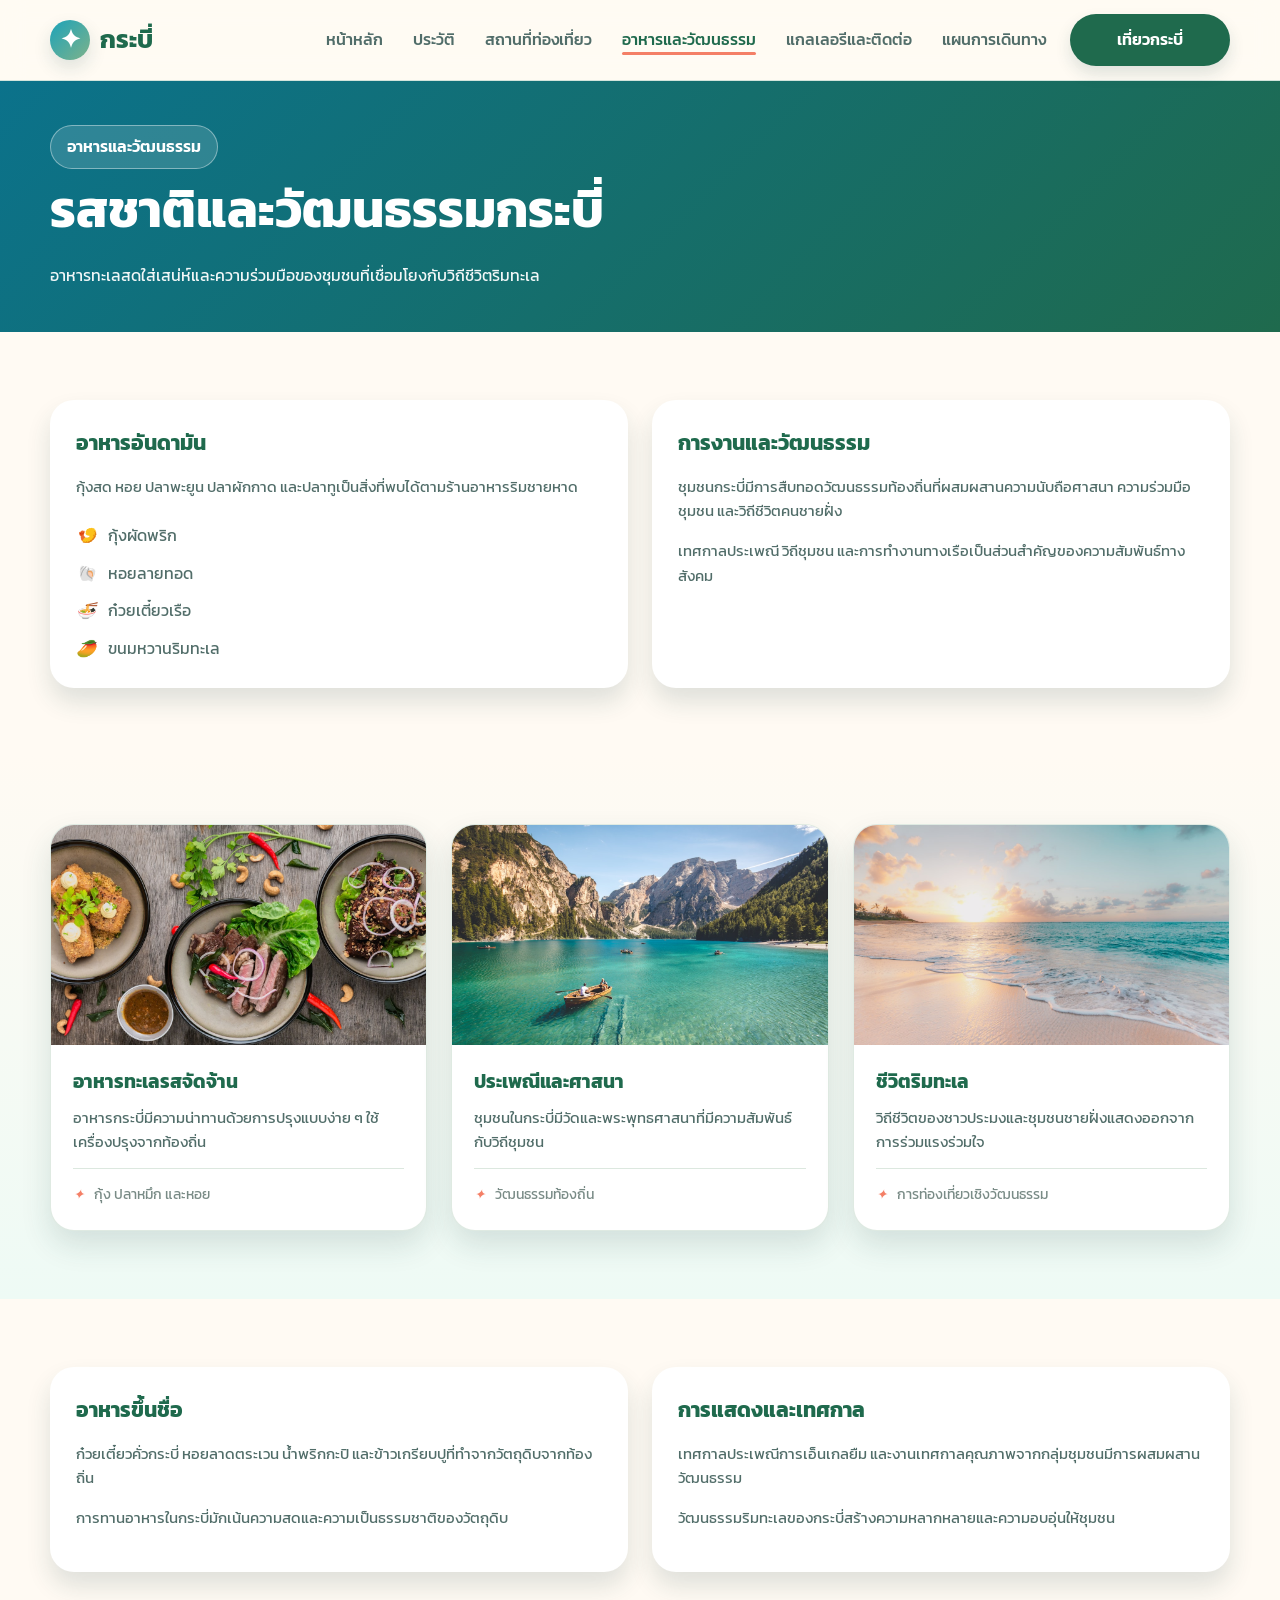
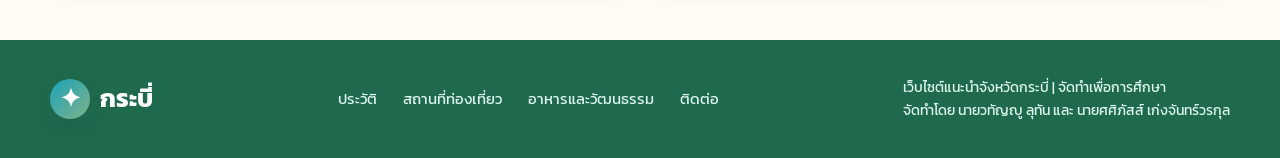
<file: page4.html>
<!doctype html>
<html lang="th">
<head>
  <meta charset="UTF-8" />
  <meta name="viewport" content="width=device-width, initial-scale=1.0" />
  <title>อาหารและวัฒนธรรม | กระบี่</title>
  <link rel="stylesheet" href="style.css" />
</head>
<body>
  <header class="site-header">
    <div class="container nav-wrapper">
      <a class="brand" href="index.html">
        <span class="brand-mark">✦</span>
        <span>กระบี่</span>
      </a>
      <button class="nav-toggle" aria-label="เปิดเมนู">
        <span></span>
      </button>
      <nav class="main-nav">
        <ul class="nav-links">
          <li><a class="nav-link" href="index.html">หน้าหลัก</a></li>
          <li><a class="nav-link" href="page2.html">ประวัติ</a></li>
          <li><a class="nav-link" href="page3.html">สถานที่ท่องเที่ยว</a></li>
          <li><a class="nav-link active" href="page4.html">อาหารและวัฒนธรรม</a></li>
          <li><a class="nav-link" href="page5.html">แกลเลอรีและติดต่อ</a></li>
          <li><a class="nav-link" href="page6.html">แผนการเดินทาง</a></li>
        </ul>
      </nav>
      <a class="nav-button btn" href="page3.html">เที่ยวกระบี่</a>
    </div>
  </header>

  <main>
    <section class="page-intro">
      <div class="container">
        <span class="hero-kicker" style="background:rgba(255,255,255,0.14); color:#fff; border-color: rgba(255,255,255,0.4);">อาหารและวัฒนธรรม</span>
        <h1>รสชาติและวัฒนธรรมกระบี่</h1>
        <p>อาหารทะเลสดใส่เสน่ห์และความร่วมมือของชุมชนที่เชื่อมโยงกับวิถีชีวิตริมทะเล</p>
      </div>
    </section>

    <section class="section">
      <div class="container row-2">
        <div class="place-detail fade-in">
          <h3>อาหารอันดามัน</h3>
          <p>กุ้งสด หอย ปลาพะยูน ปลาผักกาด และปลาทูเป็นสิ่งที่พบได้ตามร้านอาหารริมชายหาด</p>
          <div class="info-list">
            <div><i>🍤</i><span>กุ้งผัดพริก</span></div>
            <div><i>🐚</i><span>หอยลายทอด</span></div>
            <div><i>🍜</i><span>ก๋วยเตี๋ยวเรือ</span></div>
            <div><i>🥭</i><span>ขนมหวานริมทะเล</span></div>
          </div>
        </div>
        <div class="place-detail fade-in">
          <h3>การงานและวัฒนธรรม</h3>
          <p>ชุมชนกระบี่มีการสืบทอดวัฒนธรรมท้องถิ่นที่ผสมผสานความนับถือศาสนา ความร่วมมือชุมชน และวิถีชีวิตคนชายฝั่ง</p>
          <p>เทศกาลประเพณี วิถีชุมชน และการทำงานทางเรือเป็นส่วนสำคัญของความสัมพันธ์ทางสังคม</p>
        </div>
      </div>
    </section>

    <section class="section section-bg-soft">
      <div class="container card-grid">
        <article class="card fade-in">
          <div class="card-image">
            <img src="images/food.jpg" alt="อาหารกระบี่" />
          </div>
          <div class="card-content">
            <h3>อาหารทะเลรสจัดจ้าน</h3>
            <p>อาหารกระบี่มีความน่าทานด้วยการปรุงแบบง่าย ๆ ใช้เครื่องปรุงจากท้องถิ่น</p>
            <div class="card-meta"><i>✦</i> กุ้ง ปลาหมึก และหอย</div>
          </div>
        </article>

        <article class="card fade-in">
          <div class="card-image">
            <img src="images/garden.jpg" alt="วัฒนธรรมชุมชน" />
          </div>
          <div class="card-content">
            <h3>ประเพณีและศาสนา</h3>
            <p>ชุมชนในกระบี่มีวัดและพระพุทธศาสนาที่มีความสัมพันธ์กับวิถีชุมชน</p>
            <div class="card-meta"><i>✦</i> วัฒนธรรมท้องถิ่น</div>
          </div>
        </article>

        <article class="card fade-in">
          <div class="card-image">
            <img src="images/beach.jpg" alt="ชีวิตริมทะเล" />
          </div>
          <div class="card-content">
            <h3>ชีวิตริมทะเล</h3>
            <p>วิถีชีวิตของชาวประมงและชุมชนชายฝั่งแสดงออกจากการร่วมแรงร่วมใจ</p>
            <div class="card-meta"><i>✦</i> การท่องเที่ยวเชิงวัฒนธรรม</div>
          </div>
        </article>
      </div>
    </section>

    <section class="section">
      <div class="container place-detail-grid">
        <div class="place-detail fade-in">
          <h3>อาหารขึ้นชื่อ</h3>
          <p>ก๋วยเตี๋ยวคั่วกระบี่ หอยลาดตระเวน น้ำพริกกะปิ และข้าวเกรียบปูที่ทำจากวัตถุดิบจากท้องถิ่น</p>
          <p>การทานอาหารในกระบี่มักเน้นความสดและความเป็นธรรมชาติของวัตถุดิบ</p>
        </div>
        <div class="place-detail fade-in">
          <h3>การแสดงและเทศกาล</h3>
          <p>เทศกาลประเพณีการเอ็นเกลยืม และงานเทศกาลคุณภาพจากกลุ่มชุมชนมีการผสมผสานวัฒนธรรม</p>
          <p>วัฒนธรรมริมทะเลของกระบี่สร้างความหลากหลายและความอบอุ่นให้ชุมชน</p>
        </div>
      </div>
    </section>
  </main>

  <footer class="site-footer">
    <div class="container footer-grid">
      <a class="brand" href="page1.html">
        <span class="brand-mark">✦</span>
        <span>กระบี่</span>
      </a>
      <div class="footer-links">
        <a href="page2.html">ประวัติ</a>
        <a href="page3.html">สถานที่ท่องเที่ยว</a>
        <a href="page4.html">อาหารและวัฒนธรรม</a>
        <a href="page5.html">ติดต่อ</a>
      </div>
      <div class="footer-copy">เว็บไซต์แนะนำจังหวัดกระบี่ | จัดทำเพื่อการศึกษา<br>จัดทำโดย นายวทัญญู ลุทัน และ นายศศิภัสส์ เก่งจันทร์วรกุล</div>
    </div>
  </footer>

  <script src="script.js"></script>
</body>
</html>
</file>
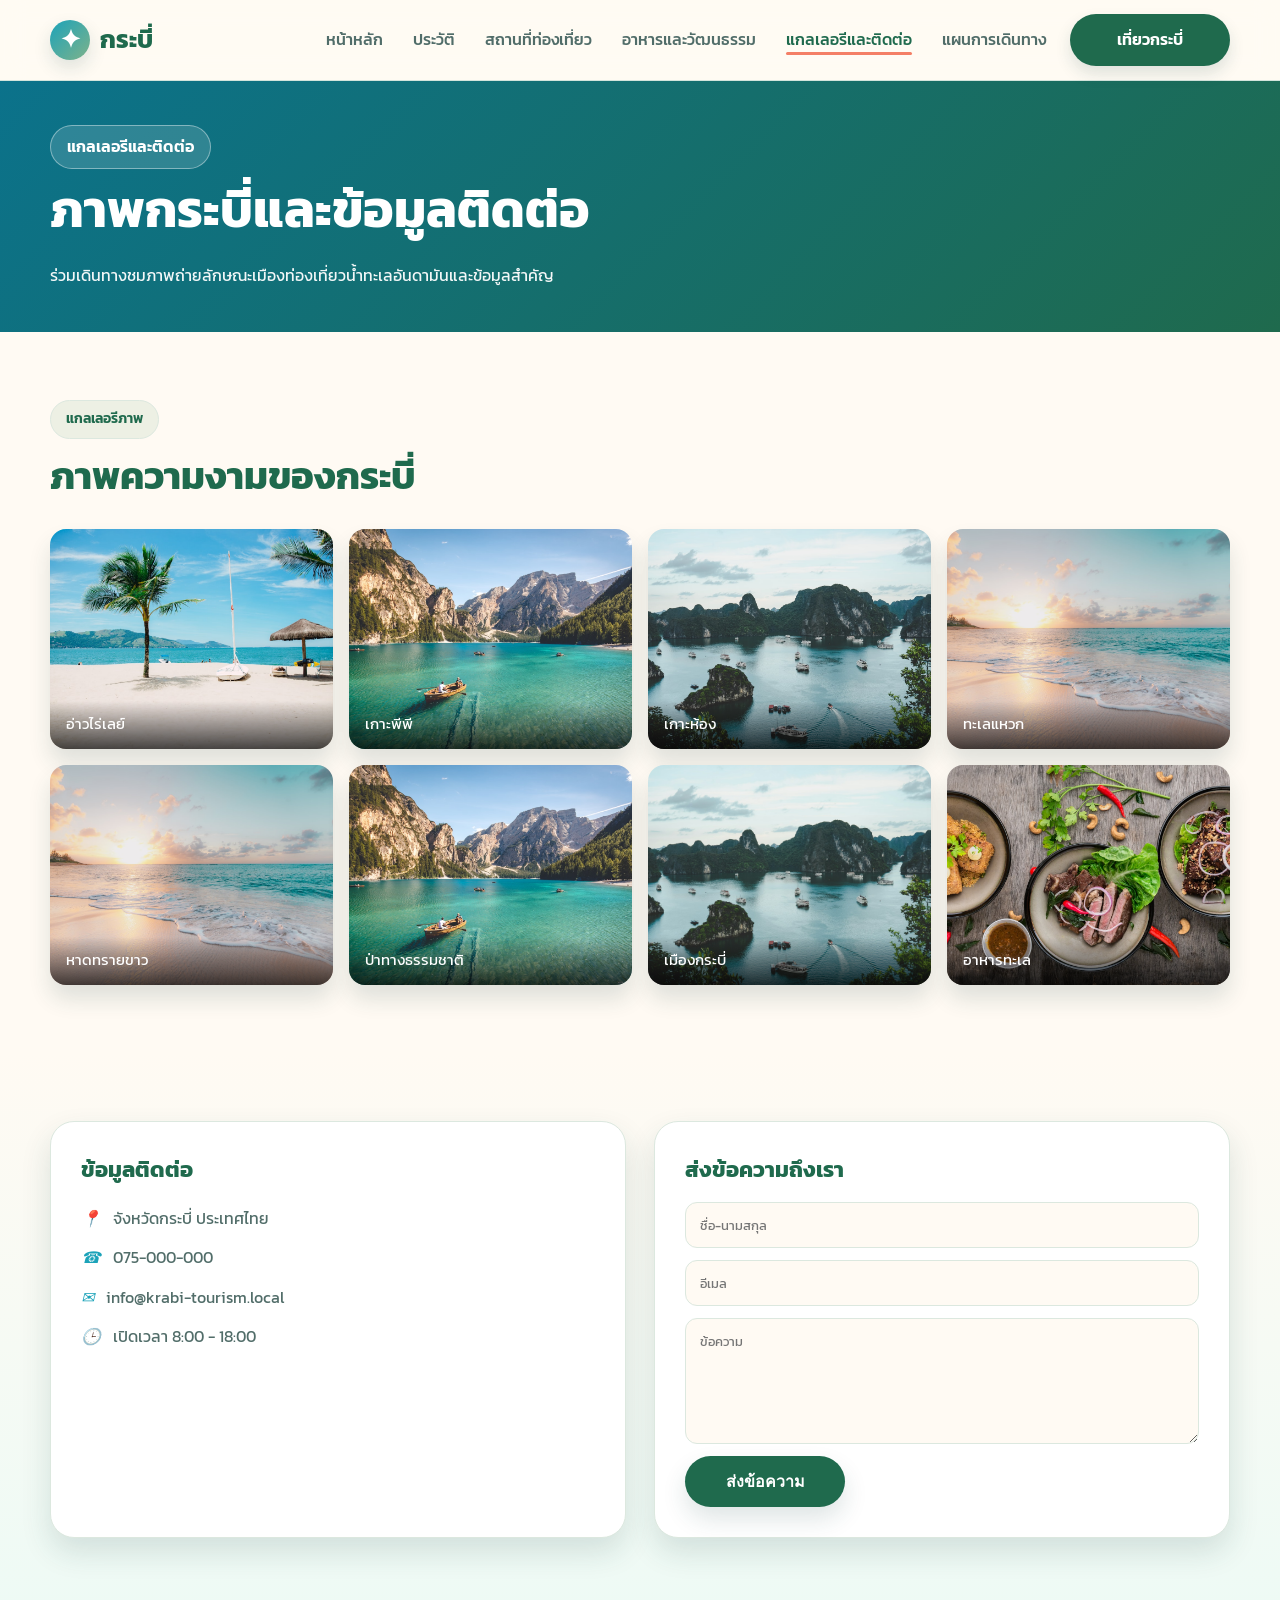
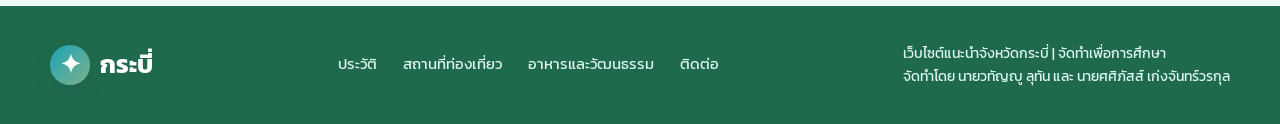
<file: page5.html>
<!doctype html>
<html lang="th">
<head>
  <meta charset="UTF-8" />
  <meta name="viewport" content="width=device-width, initial-scale=1.0" />
  <title>แกลเลอรีและติดต่อ | กระบี่</title>
  <link rel="stylesheet" href="style.css" />
</head>
<body>
  <header class="site-header">
    <div class="container nav-wrapper">
      <a class="brand" href="index.html">
        <span class="brand-mark">✦</span>
        <span>กระบี่</span>
      </a>
      <button class="nav-toggle" aria-label="เปิดเมนู">
        <span></span>
      </button>
      <nav class="main-nav">
        <ul class="nav-links">
          <li><a class="nav-link" href="index.html">หน้าหลัก</a></li>
          <li><a class="nav-link" href="page2.html">ประวัติ</a></li>
          <li><a class="nav-link" href="page3.html">สถานที่ท่องเที่ยว</a></li>
          <li><a class="nav-link" href="page4.html">อาหารและวัฒนธรรม</a></li>
          <li><a class="nav-link active" href="page5.html">แกลเลอรีและติดต่อ</a></li>
          <li><a class="nav-link" href="page6.html">แผนการเดินทาง</a></li>
        </ul>
      </nav>
      <a class="nav-button btn" href="page3.html">เที่ยวกระบี่</a>
    </div>
  </header>

  <main>
    <section class="page-intro">
      <div class="container">
        <span class="hero-kicker" style="background:rgba(255,255,255,0.14); color:#fff; border-color: rgba(255,255,255,0.4);">แกลเลอรีและติดต่อ</span>
        <h1>ภาพกระบี่และข้อมูลติดต่อ</h1>
        <p>ร่วมเดินทางชมภาพถ่ายลักษณะเมืองท่องเที่ยวน้ำทะเลอันดามันและข้อมูลสำคัญ</p>
      </div>
    </section>

    <section class="section">
      <div class="container">
        <div class="section-title fade-in">
          <span class="tag">แกลเลอรีภาพ</span>
          <h2>ภาพความงามของกระบี่</h2>
        </div>
        <div class="gallery-grid fade-in">
          <div class="gallery-item">
            <img src="images/railay.jpg" alt="" />
            <div class="gallery-caption">อ่าวไร่เลย์</div>
          </div>
          <div class="gallery-item">
            <img src="images/phiphi.jpg" alt="" />
            <div class="gallery-caption">เกาะพีพี</div>
          </div>
          <div class="gallery-item">
            <img src="images/hong-island.jpg" alt="" />
            <div class="gallery-caption">เกาะห้อง</div>
          </div>
          <div class="gallery-item">
            <img src="images/talas.jpg" alt="" />
            <div class="gallery-caption">ทะเลแหวก</div>
          </div>
          <div class="gallery-item">
            <img src="images/beach.jpg" alt="" />
            <div class="gallery-caption">หาดทรายขาว</div>
          </div>
          <div class="gallery-item">
            <img src="images/garden.jpg" alt="" />
            <div class="gallery-caption">ป่าทางธรรมชาติ</div>
          </div>
          <div class="gallery-item">
            <img src="images/hero-krabi.jpg" alt="" />
            <div class="gallery-caption">เมืองกระบี่</div>
          </div>
          <div class="gallery-item">
            <img src="images/food.jpg" alt="" />
            <div class="gallery-caption">อาหารทะเล</div>
          </div>
        </div>
      </div>
    </section>

    <section class="section section-bg-soft">
      <div class="container contact-grid">
        <div class="contact-panel fade-in">
          <h3>ข้อมูลติดต่อ</h3>
          <div class="contact-list">
            <div class="row"><i>📍</i><span>จังหวัดกระบี่ ประเทศไทย</span></div>
            <div class="row"><i>☎</i><span>075-000-000</span></div>
            <div class="row"><i>✉</i><span>info@krabi-tourism.local</span></div>
            <div class="row"><i>🕒</i><span>เปิดเวลา 8:00 - 18:00</span></div>
          </div>
        </div>
        <div class="contact-form fade-in">
          <h3>ส่งข้อความถึงเรา</h3>
          <form>
            <input type="text" placeholder="ชื่อ-นามสกุล" />
            <input type="email" placeholder="อีเมล" />
            <textarea placeholder="ข้อความ" rows="5"></textarea>
            <button class="btn btn-primary" type="button">ส่งข้อความ</button>
          </form>
        </div>
      </div>
    </section>
  </main>

  <footer class="site-footer">
    <div class="container footer-grid">
      <a class="brand" href="page1.html">
        <span class="brand-mark">✦</span>
        <span>กระบี่</span>
      </a>
      <div class="footer-links">
        <a href="page2.html">ประวัติ</a>
        <a href="page3.html">สถานที่ท่องเที่ยว</a>
        <a href="page4.html">อาหารและวัฒนธรรม</a>
        <a href="page5.html">ติดต่อ</a>
      </div>
      <div class="footer-copy">เว็บไซต์แนะนำจังหวัดกระบี่ | จัดทำเพื่อการศึกษา<br>จัดทำโดย นายวทัญญู ลุทัน และ นายศศิภัสส์ เก่งจันทร์วรกุล</div>
    </div>
  </footer>

  <script src="script.js"></script>
</body>
</html>
</file>
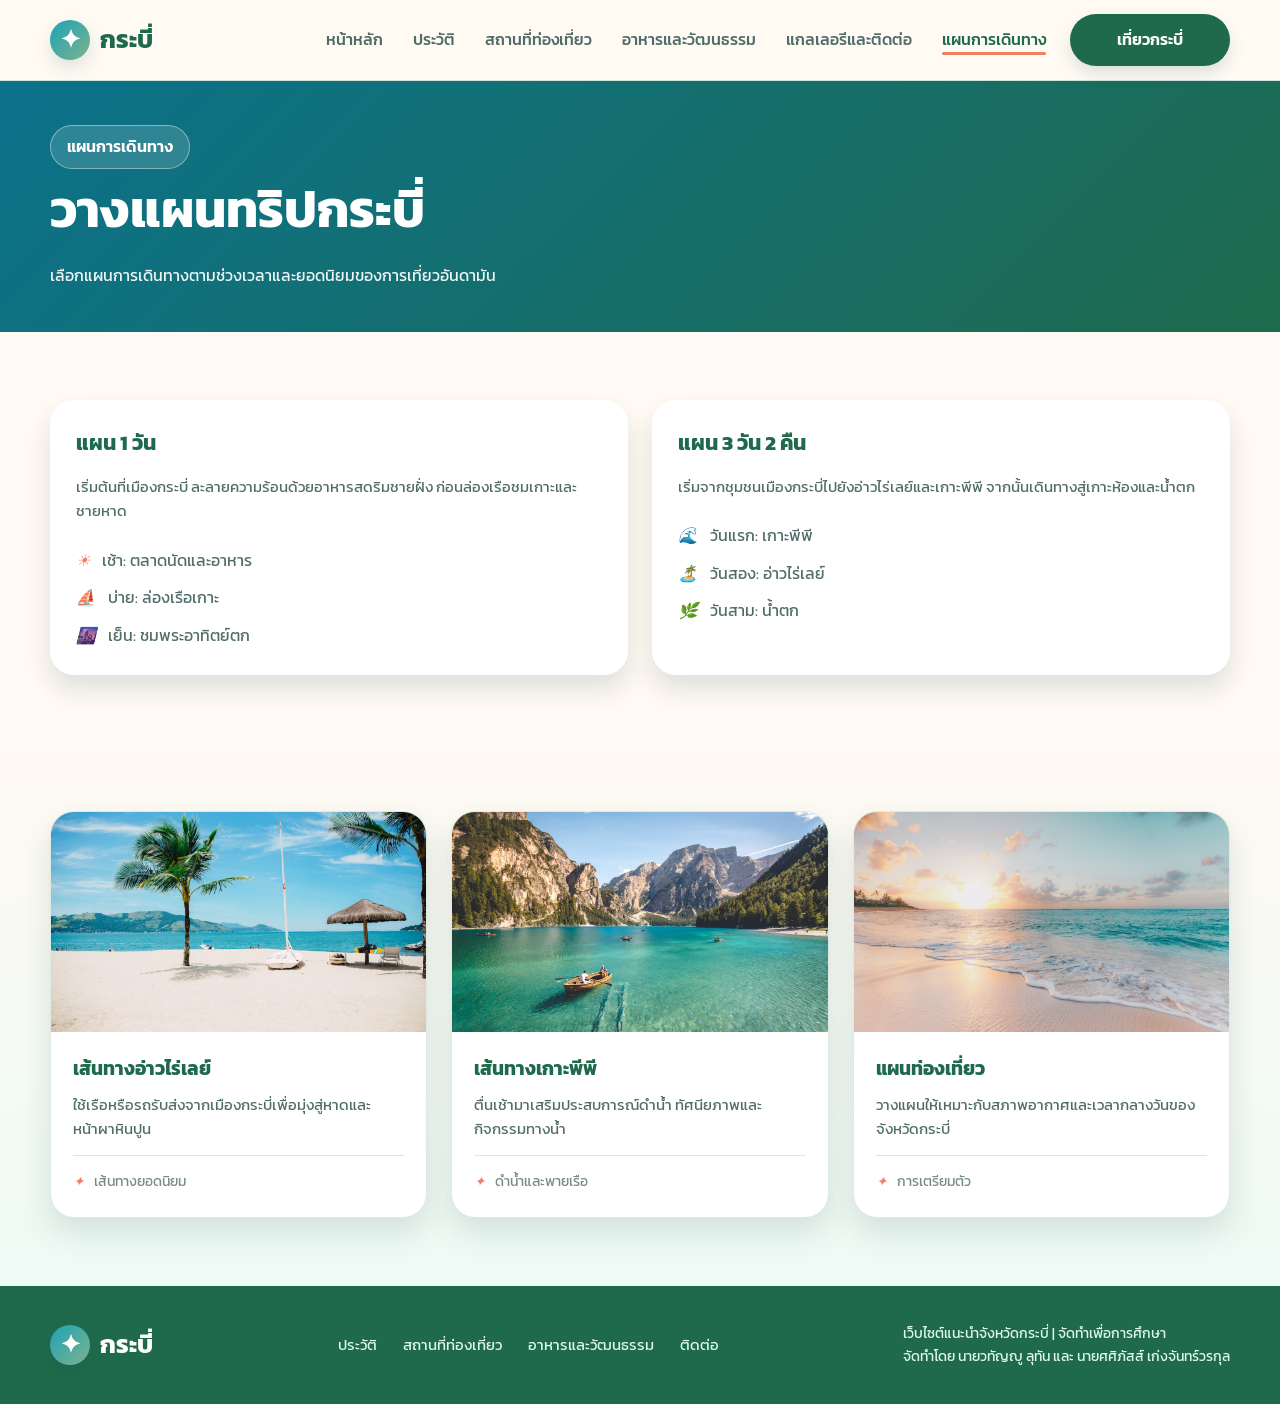
<file: page6.html>
<!doctype html>
<html lang="th">
<head>
  <meta charset="UTF-8" />
  <meta name="viewport" content="width=device-width, initial-scale=1.0" />
  <title>แผนการเดินทาง | กระบี่</title>
  <link rel="stylesheet" href="style.css" />
</head>
<body>
  <header class="site-header">
    <div class="container nav-wrapper">
      <a class="brand" href="index.html">
        <span class="brand-mark">✦</span>
        <span>กระบี่</span>
      </a>
      <button class="nav-toggle" aria-label="เปิดเมนู">
        <span></span>
      </button>
      <nav class="main-nav">
        <ul class="nav-links">
          <li><a class="nav-link" href="index.html">หน้าหลัก</a></li>
          <li><a class="nav-link" href="page2.html">ประวัติ</a></li>
          <li><a class="nav-link" href="page3.html">สถานที่ท่องเที่ยว</a></li>
          <li><a class="nav-link" href="page4.html">อาหารและวัฒนธรรม</a></li>
          <li><a class="nav-link" href="page5.html">แกลเลอรีและติดต่อ</a></li>
          <li><a class="nav-link active" href="page6.html">แผนการเดินทาง</a></li>
        </ul>
      </nav>
      <a class="nav-button btn" href="page3.html">เที่ยวกระบี่</a>
    </div>
  </header>

  <main>
    <section class="page-intro">
      <div class="container">
        <span class="hero-kicker" style="background:rgba(255,255,255,0.14); color:#fff; border-color: rgba(255,255,255,0.4);">แผนการเดินทาง</span>
        <h1>วางแผนทริปกระบี่</h1>
        <p>เลือกแผนการเดินทางตามช่วงเวลาและยอดนิยมของการเที่ยวอันดามัน</p>
      </div>
    </section>

    <section class="section">
      <div class="container place-detail-grid">
        <div class="place-detail fade-in">
          <h3>แผน 1 วัน</h3>
          <p>เริ่มต้นที่เมืองกระบี่ ละลายความร้อนด้วยอาหารสดริมชายฝั่ง ก่อนล่องเรือชมเกาะและชายหาด</p>
          <div class="info-list">
            <div><i>☀</i><span>เช้า: ตลาดนัดและอาหาร</span></div>
            <div><i>⛵</i><span>บ่าย: ล่องเรือเกาะ</span></div>
            <div><i>🌆</i><span>เย็น: ชมพระอาทิตย์ตก</span></div>
          </div>
        </div>
        <div class="place-detail fade-in">
          <h3>แผน 3 วัน 2 คืน</h3>
          <p>เริ่มจากชุมชนเมืองกระบี่ไปยังอ่าวไร่เลย์และเกาะพีพี จากนั้นเดินทางสู่เกาะห้องและน้ำตก</p>
          <div class="info-list">
            <div><i>🌊</i><span>วันแรก: เกาะพีพี</span></div>
            <div><i>🏝️</i><span>วันสอง: อ่าวไร่เลย์</span></div>
            <div><i>🌿</i><span>วันสาม: น้ำตก</span></div>
          </div>
        </div>
      </div>
    </section>

    <section class="section section-bg-soft">
      <div class="container card-grid">
        <article class="card fade-in">
          <div class="card-image">
            <img src="images/railay.jpg" alt="" />
          </div>
          <div class="card-content">
            <h3>เส้นทางอ่าวไร่เลย์</h3>
            <p>ใช้เรือหรือรถรับส่งจากเมืองกระบี่เพื่อมุ่งสู่หาดและหน้าผาหินปูน</p>
            <div class="card-meta"><i>✦</i> เส้นทางยอดนิยม</div>
          </div>
        </article>

        <article class="card fade-in">
          <div class="card-image">
            <img src="images/phiphi.jpg" alt="" />
          </div>
          <div class="card-content">
            <h3>เส้นทางเกาะพีพี</h3>
            <p>ตื่นเช้ามาเสริมประสบการณ์ดำน้ำ ทัศนียภาพและกิจกรรมทางน้ำ</p>
            <div class="card-meta"><i>✦</i> ดำน้ำและพายเรือ</div>
          </div>
        </article>

        <article class="card fade-in">
          <div class="card-image">
            <img src="images/travel-map.jpg" alt="" />
          </div>
          <div class="card-content">
            <h3>แผนท่องเที่ยว</h3>
            <p>วางแผนให้เหมาะกับสภาพอากาศและเวลากลางวันของจังหวัดกระบี่</p>
            <div class="card-meta"><i>✦</i> การเตรียมตัว</div>
          </div>
        </article>
      </div>
    </section>
  </main>

  <footer class="site-footer">
    <div class="container footer-grid">
      <a class="brand" href="index.html">
        <span class="brand-mark">✦</span>
        <span>กระบี่</span>
      </a>
      <div class="footer-links">
        <a href="page2.html">ประวัติ</a>
        <a href="page3.html">สถานที่ท่องเที่ยว</a>
        <a href="page4.html">อาหารและวัฒนธรรม</a>
        <a href="page5.html">ติดต่อ</a>
      </div>
      <div class="footer-copy">เว็บไซต์แนะนำจังหวัดกระบี่ | จัดทำเพื่อการศึกษา<br>จัดทำโดย นายวทัญญู ลุทัน และ นายศศิภัสส์ เก่งจันทร์วรกุล</div>
    </div>
  </footer>

  <script src="script.js"></script>
</body>
</html>
</file>
<file: style.css>
@import url('https://fonts.googleapis.com/css2?family=Kanit:wght@300;400;500;600;700&display=swap');

:root {
  --blue: #0b728b;
  --blue-dark: #06516e;
  --blue-light: #8ddce8;
  --sea: #1ca3b9;
  --green: #7eb28a;
  --green-deep: #1f6a4d;
  --sand: #e7d8bd;
  --sand-light: #fffaf3;
  --cream: #fffdf6;
  --text: #244d4d;
  --text-soft: #516d69;
  --muted: #798b86;
  --line: #dce8df;
  --shadow: rgba(25, 74, 72, 0.14);
  --coral: #f47f66;
  --card: #ffffff;
  --radius: 24px;
  --font: 'Kanit', 'Prompt', Arial, sans-serif;
}

* {
  box-sizing: border-box;
  -webkit-font-smoothing: antialiased;
}

html {
  scroll-behavior: smooth;
}

body {
  margin: 0;
  font-family: var(--font);
  color: var(--text);
  background: var(--sand-light);
  line-height: 1.6;
}

body.nav-open {
  overflow-x: hidden;
}

a {
  color: inherit;
  text-decoration: none;
}

img {
  display: block;
  max-width: 100%;
}

.container {
  width: min(1180px, calc(100% - 80px));
  margin: 0 auto;
}

.site-header {
  position: sticky;
  top: 0;
  z-index: 100;
  background: rgba(255, 251, 244, 0.92);
  backdrop-filter: blur(12px);
  border-bottom: 1px solid rgba(207, 226, 218, 0.9);
}

.nav-wrapper {
  min-height: 80px;
  display: flex;
  align-items: center;
  justify-content: space-between;
  gap: 24px;
}

.brand {
  display: flex;
  align-items: center;
  gap: 10px;
  font-size: 1.55rem;
  font-weight: 700;
  color: var(--green-deep);
  white-space: nowrap;
}

.brand-mark {
  width: 40px;
  height: 40px;
  border-radius: 50%;
  background: linear-gradient(135deg, var(--sea), var(--green));
  color: #fff;
  display: flex;
  align-items: center;
  justify-content: center;
  box-shadow: 0 8px 18px var(--shadow);
}

.main-nav {
  flex: 1;
}

.nav-links {
  list-style: none;
  margin: 0;
  padding: 0;
  display: flex;
  align-items: center;
  justify-content: flex-end;
  gap: 30px;
}

.nav-link {
  position: relative;
  font-size: 1rem;
  font-weight: 500;
  color: var(--text-soft);
  transition: color 0.3s;
}

.nav-link::after {
  content: '';
  position: absolute;
  left: 0;
  right: 0;
  bottom: -4px;
  height: 3px;
  border-radius: 999px;
  background: var(--coral);
  transform: scaleX(0);
  transform-origin: left;
  transition: transform 0.3s;
}

.nav-link:hover,
.nav-link.active {
  color: var(--green-deep);
}

.nav-link:hover::after,
.nav-link.active::after {
  transform: scaleX(1);
}

.nav-actions {
  display: flex;
  align-items: center;
  gap: 10px;
}

.nav-button {
  padding: 10px 20px;
  border-radius: 999px;
  color: #fff;
  background: var(--green-deep);
  font-weight: 600;
  box-shadow: 0 8px 16px var(--shadow);
}

.nav-toggle {
  display: none;
  width: 48px;
  height: 48px;
  border-radius: 50%;
  border: 1px solid var(--line);
  background: var(--card);
  align-items: center;
  justify-content: center;
  cursor: pointer;
}

.nav-toggle span,
.nav-toggle span::before,
.nav-toggle span::after {
  display: block;
  width: 24px;
  height: 3px;
  border-radius: 3px;
  background: var(--green-deep);
  position: relative;
  transition: transform 0.3s ease;
}

.nav-toggle span::before,
.nav-toggle span::after {
  content: '';
  position: absolute;
  left: 0;
}

.nav-toggle span::before { top: -8px; }
.nav-toggle span::after { top: 8px; }

.nav-toggle.open span { background: transparent; }
.nav-toggle.open span::before { top: 0; transform: rotate(45deg); }
.nav-toggle.open span::after { top: 0; transform: rotate(-45deg); }

.hero {
  min-height: 620px;
  background: radial-gradient(circle at 76% 25%, rgba(141, 220, 232, 0.6), transparent 30%), linear-gradient(135deg, #eafaf9, #fdf8ed);
  display: flex;
  align-items: center;
}

.hero-grid {
  width: min(1180px, calc(100% - 80px));
  margin: 0 auto;
  display: grid;
  grid-template-columns: 1fr 0.95fr;
  gap: 50px;
  align-items: center;
  padding: 70px 0 50px;
}

.hero-copy {
  color: var(--text);
  animation: slideUp 900ms ease both;
}

.hero-kicker {
  display: inline-flex;
  align-items: center;
  gap: 8px;
  font-size: 1rem;
  font-weight: 600;
  color: var(--green-deep);
  background: rgba(126, 178, 138, 0.18);
  padding: 8px 16px;
  border-radius: 999px;
  border: 1px solid var(--line);
}

.hero-copy h1 {
  margin: 18px 0 14px;
  font-size: clamp(3rem, 5vw, 4.7rem);
  font-weight: 700;
  line-height: 1.12;
  color: var(--green-deep);
}

.hero-copy p {
  font-size: 1.1rem;
  color: var(--text-soft);
  max-width: 620px;
}

.hero-actions {
  display: flex;
  align-items: center;
  gap: 14px;
  flex-wrap: wrap;
  margin-top: 30px;
}

.btn {
  display: inline-flex;
  align-items: center;
  justify-content: center;
  gap: 10px;
  min-width: 160px;
  padding: 13px 25px;
  border-radius: 999px;
  font-size: 1rem;
  font-weight: 600;
  transition: transform 0.3s ease, box-shadow 0.3s ease;
}

.btn:hover {
  transform: translateY(-4px);
}

.btn-primary {
  background: var(--green-deep);
  color: #fff;
  box-shadow: 0 12px 24px var(--shadow);
}

.btn-secondary {
  background: transparent;
  border: 1px solid var(--green-deep);
  color: var(--green-deep);
}

.hero-stats {
  display: flex;
  gap: 16px;
  flex-wrap: wrap;
  margin-top: 32px;
}

.stat {
  display: flex;
  flex-direction: column;
  gap: 2px;
  background: rgba(255,255,255,0.66);
  border: 1px solid var(--line);
  padding: 12px 16px;
  border-radius: 16px;
}

.stat strong {
  font-size: 1.6rem;
  color: var(--blue);
}

.stat span {
  font-size: 0.85rem;
  color: var(--muted);
}

.hero-image-wrap {
  position: relative;
  min-height: 440px;
  animation: fadeIn 1200ms ease both;
}

.hero-image-wrap::before {
  content: '';
  position: absolute;
  left: -30px;
  top: -30px;
  width: 280px;
  height: 280px;
  border-radius: 50%;
  background: rgba(141, 220, 232, 0.45);
  filter: blur(20px);
}

.hero-image-wrap img {
  width: 100%;
  height: 550px;
  border-radius: var(--radius);
  object-fit: cover;
  box-shadow: 0 30px 60px var(--shadow);
  border: 8px solid rgba(255,255,255,0.8);
}

.hero-badge {
  position: absolute;
  right: -12px;
  bottom: 30px;
  background: var(--card);
  border-radius: var(--radius);
  padding: 14px 18px;
  box-shadow: 0 10px 24px var(--shadow);
  color: var(--green-deep);
  display: flex;
  align-items: center;
  gap: 10px;
}

.hero-badge i {
  width: 38px;
  height: 38px;
  border-radius: 50%;
  background: var(--sand);
  display: flex;
  align-items: center;
  justify-content: center;
  color: var(--coral);
}

.hero-badge small {
  display: block;
  font-size: 0.8rem;
  color: var(--muted);
}

.hero-badge strong {
  display: block;
  font-size: 1.05rem;
}

.page-main {
  padding: 70px 0;
}

.section {
  padding: 68px 0;
}

.section-bg-soft {
  background: linear-gradient(180deg, var(--sand-light), #eefaf5);
}

.section-title {
  max-width: 680px;
  margin-bottom: 30px;
}

.section-title .tag {
  display: inline-block;
  font-size: 0.88rem;
  font-weight: 600;
  color: var(--green-deep);
  background: rgba(126, 178, 138, 0.14);
  padding: 7px 15px;
  border-radius: 999px;
  border: 1px solid var(--line);
}

.section-title h2 {
  font-size: clamp(2rem, 3vw, 2.8rem);
  line-height: 1.2;
  color: var(--green-deep);
  margin: 14px 0 14px;
}

.section-title p {
  color: var(--text-soft);
  margin: 0;
}

.feature-strip {
  border-radius: var(--radius);
  background: var(--card);
  padding: 34px 45px;
  box-shadow: 0 18px 40px var(--shadow);
  display: grid;
  grid-template-columns: repeat(3, minmax(180px,1fr));
  gap: 25px;
  transform: translateY(-50px);
}

.feature-strip .feature {
  display: flex;
  align-items: center;
  gap: 14px;
}

.feature-icon {
  width: 50px;
  height: 50px;
  border-radius: 50%;
  background: var(--sand);
  color: var(--green-deep);
  display: flex;
  align-items: center;
  justify-content: center;
}

.feature h3 {
  font-size: 1rem;
  margin: 0 0 6px;
  color: var(--text);
}

.feature p {
  font-size: 0.86rem;
  color: var(--muted);
  margin: 0;
}

.card-grid {
  display: grid;
  grid-template-columns: repeat(3, minmax(220px,1fr));
  gap: 24px;
}

.card {
  background: var(--card);
  border-radius: var(--radius);
  border: 1px solid rgba(220,232,223,0.9);
  box-shadow: 0 14px 30px var(--shadow);
  overflow: hidden;
  transition: transform 0.35s ease, box-shadow 0.35s ease;
}

.card:hover {
  transform: translateY(-8px);
  box-shadow: 0 24px 40px var(--shadow);
}

.card-image {
  height: 220px;
  overflow: hidden;
}

.card-image img {
  width: 100%;
  height: 220px;
  object-fit: cover;
  transition: transform 0.7s ease;
}

.card:hover .card-image img {
  transform: scale(1.1);
}

.card-content {
  padding: 22px 22px 24px;
}

.card-content h3 {
  color: var(--green-deep);
  font-size: 1.2rem;
  margin: 0 0 10px;
}

.card-content p {
  color: var(--text-soft);
  font-size: 0.92rem;
  margin: 0 0 14px;
}

.card-meta {
  display: flex;
  align-items: center;
  gap: 10px;
  font-size: 0.85rem;
  color: var(--muted);
  padding-top: 15px;
  border-top: 1px solid var(--line);
}

.card-meta i {
  color: var(--coral);
}

.story-grid {
  display: grid;
  grid-template-columns: 1fr 1fr;
  gap: 40px;
  align-items: center;
}

.story-image img {
  width: 100%;
  height: 440px;
  object-fit: cover;
  border-radius: var(--radius);
  box-shadow: 0 14px 30px var(--shadow);
}

.story-copy {
  padding: 20px;
}

.story-copy h2 {
  color: var(--green-deep);
  font-size: clamp(2rem, 2.6vw, 2.8rem);
  margin-bottom: 12px;
}

.story-copy p {
  color: var(--text-soft);
  font-size: 1rem;
}

.info-list {
  margin-top: 24px;
  display: grid;
  gap: 12px;
}

.info-list div {
  display: flex;
  align-items: center;
  gap: 12px;
  color: var(--text-soft);
}

.info-list i {
  color: var(--coral);
}

.gallery-grid {
  display: grid;
  grid-template-columns: repeat(4, 1fr);
  gap: 16px;
}

.gallery-item {
  position: relative;
  border-radius: 16px;
  overflow: hidden;
  box-shadow: 0 14px 22px var(--shadow);
  min-height: 220px;
  cursor: pointer;
}

.gallery-item img {
  width: 100%;
  height: 220px;
  object-fit: cover;
  transition: transform 0.5s ease;
}

.gallery-item:hover img {
  transform: scale(1.12);
}

.gallery-item .gallery-caption {
  position: absolute;
  left: 0;
  right: 0;
  bottom: 0;
  padding: 12px 16px;
  color: #fff;
  background: linear-gradient(180deg, transparent, rgba(0,0,0,0.7));
  font-size: 0.93rem;
}

.contact-grid {
  display: grid;
  grid-template-columns: 1fr 1fr;
  gap: 28px;
  align-items: stretch;
}

.contact-panel,
.contact-form {
  background: var(--card);
  border-radius: var(--radius);
  box-shadow: 0 14px 30px var(--shadow);
  padding: 30px;
  border: 1px solid var(--line);
}

.contact-panel h3,
.contact-form h3 {
  color: var(--green-deep);
  font-size: 1.4rem;
  margin: 0 0 14px;
}

.contact-list {
  display: grid;
  gap: 14px;
  margin-top: 18px;
}

.contact-list .row {
  display: flex;
  align-items: center;
  gap: 12px;
  color: var(--text-soft);
}

.contact-list i {
  color: var(--sea);
}

.contact-form form {
  display: grid;
  gap: 12px;
}

.contact-form input,
.contact-form textarea,
.contact-form select {
  width: 100%;
  padding: 12px 14px;
  border-radius: 12px;
  border: 1px solid var(--line);
  font-family: var(--font);
  color: var(--text);
  background: var(--sand-light);
}

.contact-form button {
  width: fit-content;
  border: none;
  cursor: pointer;
}

.page-intro {
  background: linear-gradient(135deg, var(--blue), var(--green-deep));
  color: #fff;
}

.page-intro .container {
  padding: 44px 0;
}

.page-intro h1 {
  font-size: clamp(2.6rem, 4vw, 3.8rem);
  margin: 0 0 12px;
}

.page-intro p {
  margin: 0;
  opacity: 0.95;
}

.place-detail-grid {
  display: grid;
  grid-template-columns: repeat(2, minmax(250px,1fr));
  gap: 24px;
}

.place-detail {
  background: var(--card);
  padding: 26px;
  border-radius: var(--radius);
  box-shadow: 0 14px 24px var(--shadow);
}

.place-detail h3 {
  color: var(--green-deep);
  font-size: 1.3rem;
  margin: 0 0 14px;
}

.place-detail p {
  color: var(--text-soft);
  font-size: 0.96rem;
}

.map-card {
  background: var(--card);
  border-radius: var(--radius);
  padding: 18px;
  box-shadow: 0 14px 24px var(--shadow);
}

.map-card iframe {
  width: 100%;
  min-height: 300px;
  border: 0;
  border-radius: 16px;
}

.row-2 {
  display: grid;
  grid-template-columns: repeat(2, minmax(240px,1fr));
  gap: 24px;
}

.timeline {
  background: var(--card);
  border-radius: var(--radius);
  padding: 22px 0;
}

.timeline-item {
  display: flex;
  gap: 14px;
  align-items: flex-start;
  border-bottom: 1px solid var(--line);
  padding: 16px 30px;
}

.timeline-item:last-child {
  border-bottom: 0;
}

.timeline-item .year {
  font-weight: 700;
  color: var(--blue);
  min-width: 70px;
}

.timeline-item .timeline-text {
  color: var(--text-soft);
}

.site-footer {
  background: var(--green-deep);
  color: #fff;
  padding: 36px 0;
}

.footer-grid {
  display: flex;
  align-items: center;
  justify-content: space-between;
  gap: 24px;
  flex-wrap: wrap;
}

.footer-grid .brand {
  color: #fff;
}

.footer-links {
  display: flex;
  align-items: center;
  gap: 26px;
  color: #dff7f2;
  font-size: 0.95rem;
}

.footer-copy {
  color: #dff7f2;
  font-size: 0.9rem;
}

.fade-in {
  opacity: 0;
  transform: translateY(20px);
  transition: opacity 0.8s ease, transform 0.8s ease;
}

.fade-in.visible {
  opacity: 1;
  transform: translateY(0);
}

@keyframes fadeIn {
  from { opacity: 0; transform: translateY(20px); }
  to { opacity: 1; transform: translateY(0); }
}

@keyframes slideUp {
  from { opacity: 0; transform: translateY(30px); }
  to { opacity: 1; transform: translateY(0); }
}

@media (max-width: 960px) {
  .hero-grid,
  .story-grid,
  .contact-grid,
  .row-2,
  .place-detail-grid {
    grid-template-columns: 1fr;
  }

  .hero-grid {
    padding-top: 40px;
  }

  .hero-copy h1 {
    font-size: clamp(2.8rem, 8vw, 4rem);
  }

  .card-grid,
  .feature-strip {
    grid-template-columns: 1fr 1fr;
  }

  .gallery-grid {
    grid-template-columns: repeat(2, 1fr);
  }

  .nav-toggle {
    display: flex;
  }

  .main-nav {
    position: fixed;
    top: 80px;
    right: 0;
    width: min(320px, 90vw);
    min-height: 100vh;
    background: var(--card);
    box-shadow: -6px 0 20px var(--shadow);
    padding: 30px;
    transform: translateX(105%);
    transition: transform 0.3s ease;
    z-index: 99;
  }

  .main-nav.open {
    transform: translateX(0);
  }

  .nav-links {
    flex-direction: column;
    align-items: flex-start;
    gap: 20px;
  }

  .nav-actions {
    margin-top: 20px;
  }
}

@media (max-width: 680px) {
  .container,
  .hero-grid {
    width: min(100%, calc(100% - 36px));
  }

  .hero {
    min-height: auto;
  }

  .hero-image-wrap img {
    height: 380px;
  }

  .card-grid,
  .feature-strip,
  .gallery-grid {
    grid-template-columns: 1fr;
  }

  .feature-strip {
    transform: none;
  }

  .page-main {
    padding: 40px 0;
  }

  .section {
    padding: 48px 0;
  }

  .footer-grid {
    align-items: flex-start;
    flex-direction: column;
  }
}
</file>
